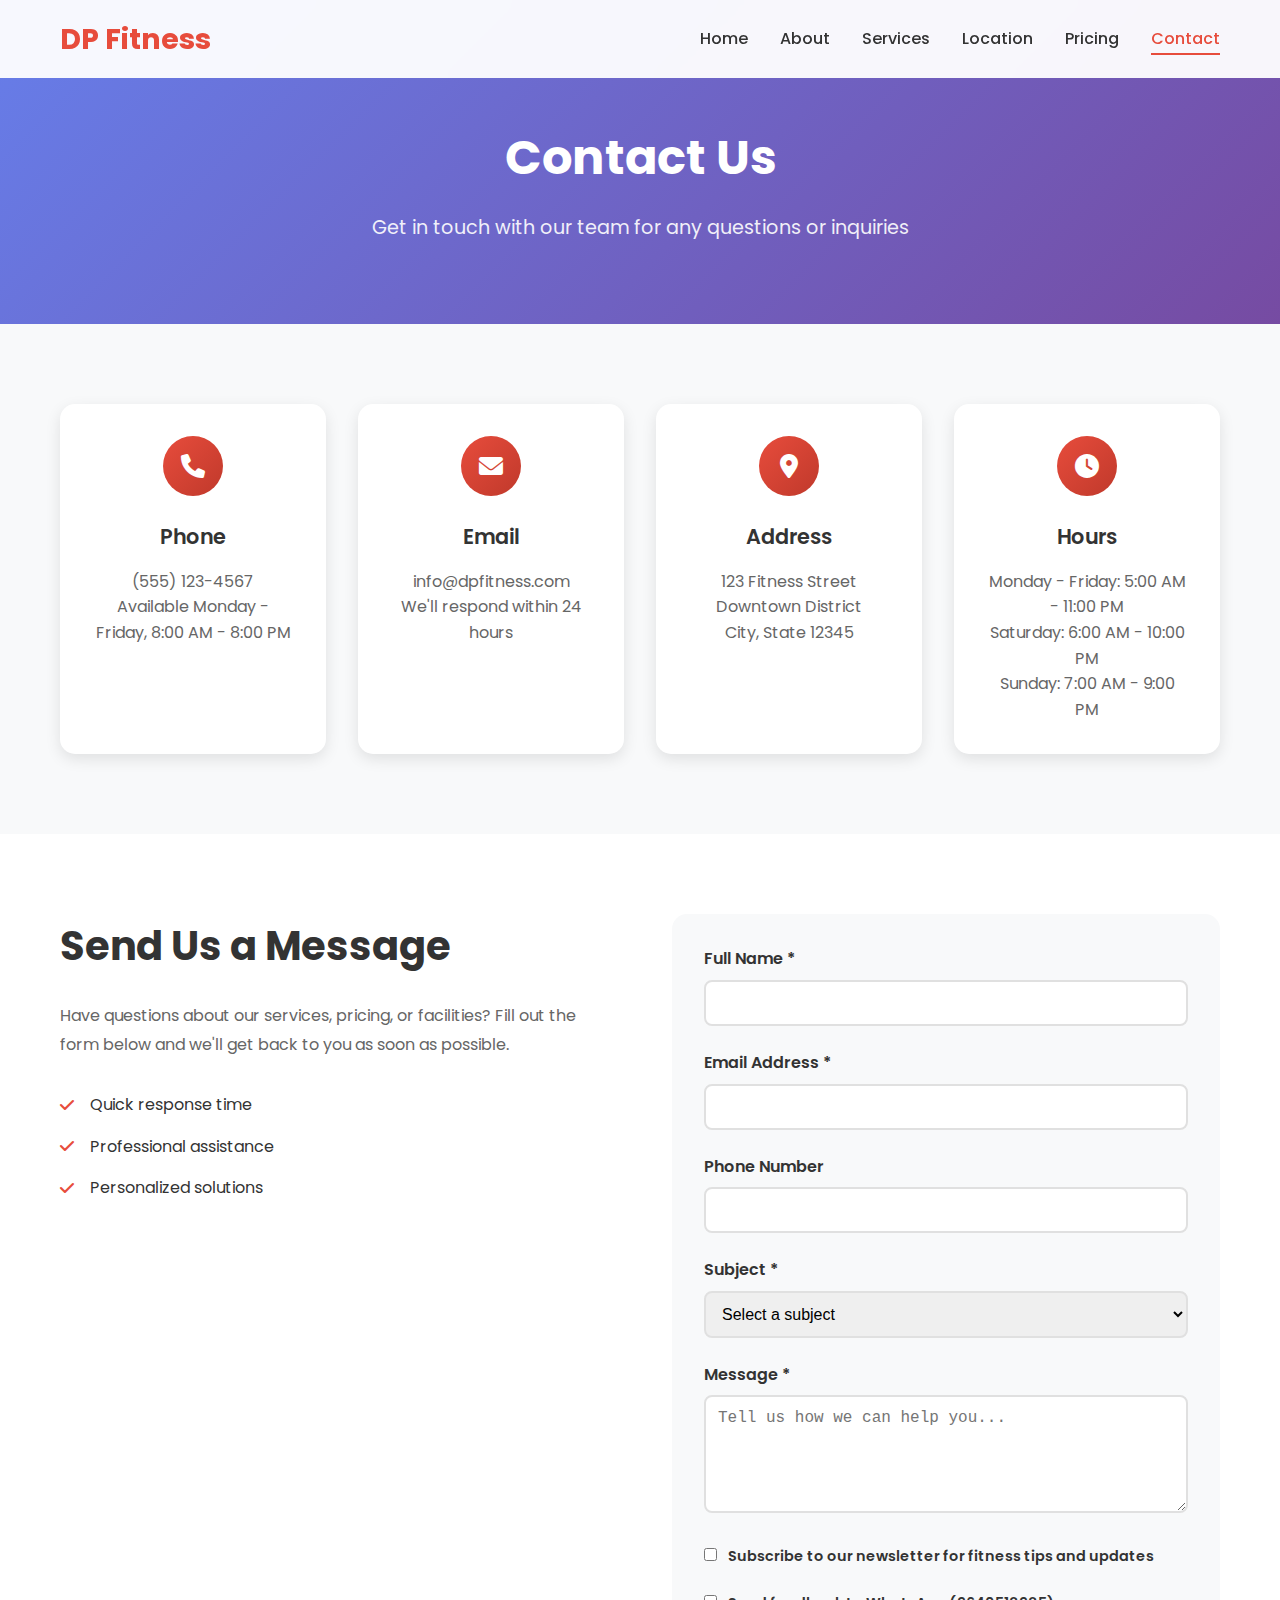
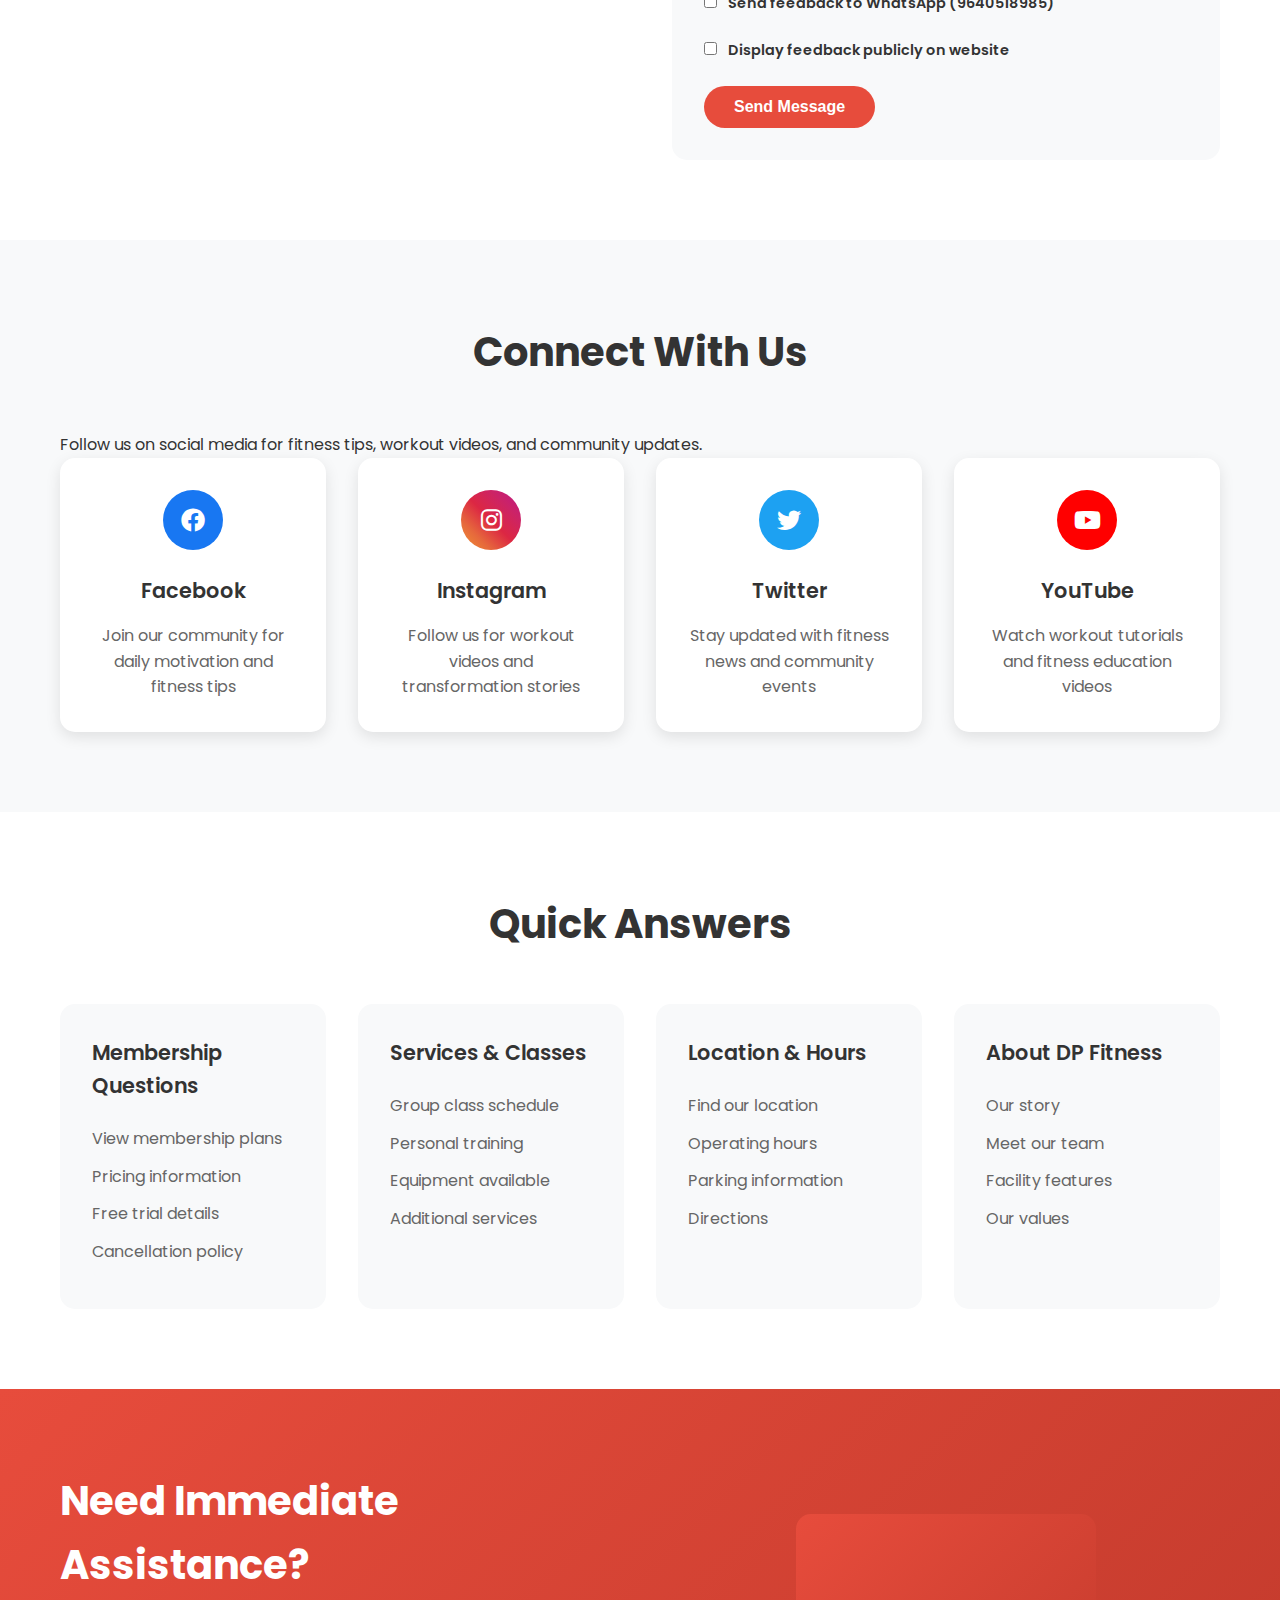
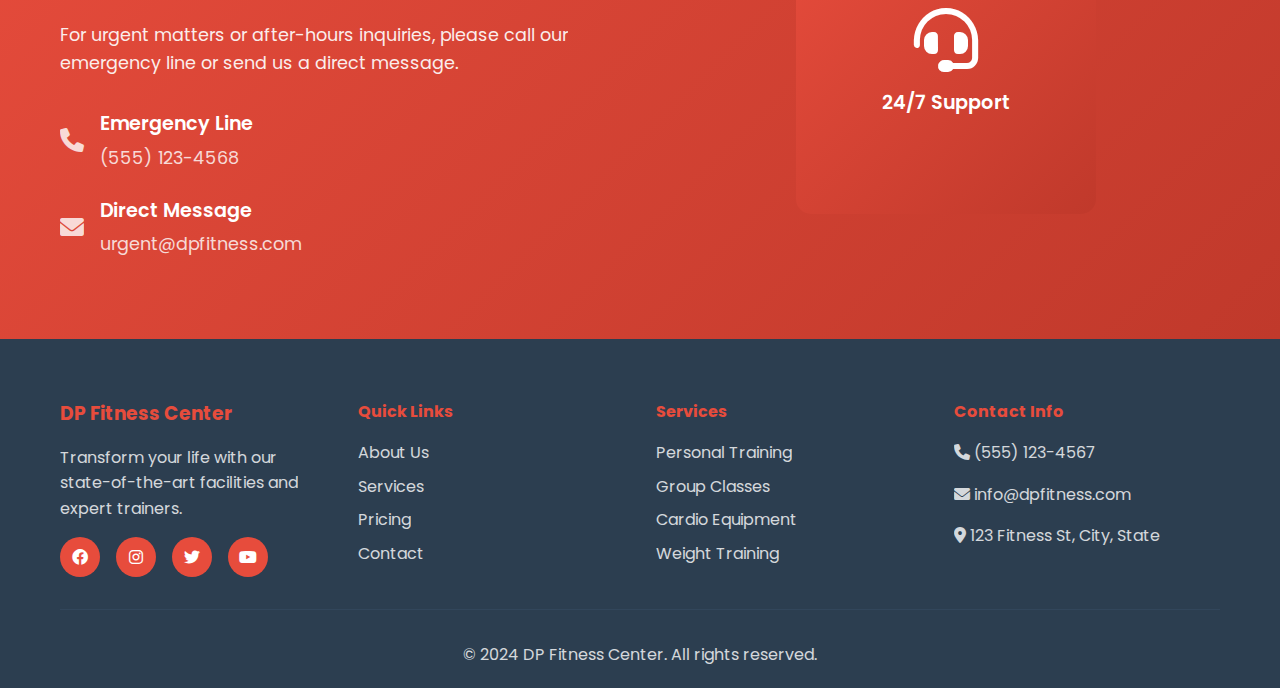
<file: contact.html>
<!DOCTYPE html>
<html lang="en">
<head>
    <meta charset="UTF-8">
    <meta name="viewport" content="width=device-width, initial-scale=1.0, maximum-scale=1.0, user-scalable=no">
    <title>Contact Us - DP Fitness Center</title>
    <link rel="stylesheet" href="styles.css">
    <link href="https://fonts.googleapis.com/css2?family=Poppins:wght@300;400;500;600;700&display=swap" rel="stylesheet">
    <link rel="stylesheet" href="https://cdnjs.cloudflare.com/ajax/libs/font-awesome/6.0.0/css/all.min.css">
</head>
<body>
    <!-- Navigation -->
    <nav class="navbar">
        <div class="nav-container">
            <div class="nav-logo">
                <h2>DP Fitness</h2>
            </div>
            <ul class="nav-menu">
                <li class="nav-item">
                    <a href="index.html" class="nav-link">Home</a>
                </li>
                <li class="nav-item">
                    <a href="about.html" class="nav-link">About</a>
                </li>
                <li class="nav-item">
                    <a href="services.html" class="nav-link">Services</a>
                </li>
                <li class="nav-item">
                    <a href="location.html" class="nav-link">Location</a>
                </li>
                <li class="nav-item">
                    <a href="pricing.html" class="nav-link">Pricing</a>
                </li>
                <li class="nav-item">
                    <a href="contact.html" class="nav-link active">Contact</a>
                </li>
            </ul>
            <div class="hamburger">
                <span class="bar"></span>
                <span class="bar"></span>
                <span class="bar"></span>
            </div>
        </div>
    </nav>

    <!-- Hero Section -->
    <section class="page-hero">
        <div class="container">
            <h1>Contact Us</h1>
            <p>Get in touch with our team for any questions or inquiries</p>
        </div>
    </section>

    <!-- Contact Information -->
    <section class="contact-info">
        <div class="container">
            <div class="contact-grid">
                <div class="contact-card">
                    <div class="contact-icon">
                        <i class="fas fa-phone"></i>
                    </div>
                    <h3>Phone</h3>
                    <p>(555) 123-4567</p>
                    <p>Available Monday - Friday, 8:00 AM - 8:00 PM</p>
                </div>
                <div class="contact-card">
                    <div class="contact-icon">
                        <i class="fas fa-envelope"></i>
                    </div>
                    <h3>Email</h3>
                    <p>info@dpfitness.com</p>
                    <p>We'll respond within 24 hours</p>
                </div>
                <div class="contact-card">
                    <div class="contact-icon">
                        <i class="fas fa-map-marker-alt"></i>
                    </div>
                    <h3>Address</h3>
                    <p>123 Fitness Street<br>Downtown District<br>City, State 12345</p>
                </div>
                <div class="contact-card">
                    <div class="contact-icon">
                        <i class="fas fa-clock"></i>
                    </div>
                    <h3>Hours</h3>
                    <p>Monday - Friday: 5:00 AM - 11:00 PM</p>
                    <p>Saturday: 6:00 AM - 10:00 PM</p>
                    <p>Sunday: 7:00 AM - 9:00 PM</p>
                </div>
            </div>
        </div>
    </section>

    <!-- Contact Form -->
    <section class="contact-form-section">
        <div class="container">
            <div class="form-content">
                <div class="form-info">
                    <h2>Send Us a Message</h2>
                    <p>Have questions about our services, pricing, or facilities? Fill out the form below and we'll get back to you as soon as possible.</p>
                    <div class="form-features">
                        <div class="form-feature">
                            <i class="fas fa-check"></i>
                            <span>Quick response time</span>
                        </div>
                        <div class="form-feature">
                            <i class="fas fa-check"></i>
                            <span>Professional assistance</span>
                        </div>
                        <div class="form-feature">
                            <i class="fas fa-check"></i>
                            <span>Personalized solutions</span>
                        </div>
                    </div>
                </div>
                <div class="contact-form">
                    <form id="contact-form">
                        <div class="form-group">
                            <label for="name">Full Name *</label>
                            <input type="text" id="name" name="name" required>
                        </div>
                        <div class="form-group">
                            <label for="email">Email Address *</label>
                            <input type="email" id="email" name="email" required>
                        </div>
                        <div class="form-group">
                            <label for="phone">Phone Number</label>
                            <input type="tel" id="phone" name="phone">
                        </div>
                        <div class="form-group">
                            <label for="subject">Subject *</label>
                            <select id="subject" name="subject" required>
                                <option value="">Select a subject</option>
                                <option value="membership">Membership Inquiry</option>
                                <option value="personal-training">Personal Training</option>
                                <option value="classes">Group Classes</option>
                                <option value="pricing">Pricing Information</option>
                                <option value="general">General Question</option>
                                <option value="feedback">Feedback</option>
                            </select>
                        </div>
                        <div class="form-group">
                            <label for="message">Message *</label>
                            <textarea id="message" name="message" rows="5" required placeholder="Tell us how we can help you..."></textarea>
                        </div>
                        <div class="form-group">
                            <label class="checkbox-label">
                                <input type="checkbox" name="newsletter" value="yes">
                                <span class="checkmark"></span>
                                Subscribe to our newsletter for fitness tips and updates
                            </label>
                        </div>
                        <div class="form-group">
                            <label class="checkbox-label">
                                <input type="checkbox" name="send_sms" value="yes">
                                <span class="checkmark"></span>
                                Send feedback to WhatsApp (9640518985)
                            </label>
                        </div>
                        <div class="form-group">
                            <label class="checkbox-label">
                                <input type="checkbox" name="public_feedback" value="yes">
                                <span class="checkmark"></span>
                                Display feedback publicly on website
                            </label>
                        </div>
                        <button type="submit" class="btn btn-primary">Send Message</button>
                    </form>
                </div>
            </div>
        </div>
    </section>

    <!-- Social Media -->
    <section class="social-media-section">
        <div class="container">
            <h2 class="section-title">Connect With Us</h2>
            <p>Follow us on social media for fitness tips, workout videos, and community updates.</p>
            <div class="social-grid">
                <a href="#" class="social-card facebook">
                    <div class="social-icon">
                        <i class="fab fa-facebook"></i>
                    </div>
                    <h3>Facebook</h3>
                    <p>Join our community for daily motivation and fitness tips</p>
                </a>
                <a href="#" class="social-card instagram">
                    <div class="social-icon">
                        <i class="fab fa-instagram"></i>
                    </div>
                    <h3>Instagram</h3>
                    <p>Follow us for workout videos and transformation stories</p>
                </a>
                <a href="#" class="social-card twitter">
                    <div class="social-icon">
                        <i class="fab fa-twitter"></i>
                    </div>
                    <h3>Twitter</h3>
                    <p>Stay updated with fitness news and community events</p>
                </a>
                <a href="#" class="social-card youtube">
                    <div class="social-icon">
                        <i class="fab fa-youtube"></i>
                    </div>
                    <h3>YouTube</h3>
                    <p>Watch workout tutorials and fitness education videos</p>
                </a>
            </div>
        </div>
    </section>

    <!-- FAQ Quick Links -->
    <section class="faq-quick-links">
        <div class="container">
            <h2 class="section-title">Quick Answers</h2>
            <div class="faq-links-grid">
                <div class="faq-link-card">
                    <h3>Membership Questions</h3>
                    <ul>
                        <li><a href="pricing.html">View membership plans</a></li>
                        <li><a href="pricing.html">Pricing information</a></li>
                        <li><a href="pricing.html">Free trial details</a></li>
                        <li><a href="pricing.html">Cancellation policy</a></li>
                    </ul>
                </div>
                <div class="faq-link-card">
                    <h3>Services & Classes</h3>
                    <ul>
                        <li><a href="services.html">Group class schedule</a></li>
                        <li><a href="services.html">Personal training</a></li>
                        <li><a href="services.html">Equipment available</a></li>
                        <li><a href="services.html">Additional services</a></li>
                    </ul>
                </div>
                <div class="faq-link-card">
                    <h3>Location & Hours</h3>
                    <ul>
                        <li><a href="location.html">Find our location</a></li>
                        <li><a href="location.html">Operating hours</a></li>
                        <li><a href="location.html">Parking information</a></li>
                        <li><a href="location.html">Directions</a></li>
                    </ul>
                </div>
                <div class="faq-link-card">
                    <h3>About DP Fitness</h3>
                    <ul>
                        <li><a href="about.html">Our story</a></li>
                        <li><a href="about.html">Meet our team</a></li>
                        <li><a href="about.html">Facility features</a></li>
                        <li><a href="about.html">Our values</a></li>
                    </ul>
                </div>
            </div>
        </div>
    </section>

    <!-- Emergency Contact -->
    <section class="emergency-contact">
        <div class="container">
            <div class="emergency-content">
                <div class="emergency-info">
                    <h2>Need Immediate Assistance?</h2>
                    <p>For urgent matters or after-hours inquiries, please call our emergency line or send us a direct message.</p>
                    <div class="emergency-contact-info">
                        <div class="emergency-item">
                            <i class="fas fa-phone"></i>
                            <div>
                                <h4>Emergency Line</h4>
                                <p>(555) 123-4568</p>
                            </div>
                        </div>
                        <div class="emergency-item">
                            <i class="fas fa-envelope"></i>
                            <div>
                                <h4>Direct Message</h4>
                                <p>urgent@dpfitness.com</p>
                            </div>
                        </div>
                    </div>
                </div>
                <div class="emergency-image">
                    <div class="image-placeholder">
                        <i class="fas fa-headset"></i>
                        <p>24/7 Support</p>
                    </div>
                </div>
            </div>
        </div>
    </section>

    <!-- Footer -->
    <footer class="footer">
        <div class="container">
            <div class="footer-content">
                <div class="footer-section">
                    <h3>DP Fitness Center</h3>
                    <p>Transform your life with our state-of-the-art facilities and expert trainers.</p>
                    <div class="social-links">
                        <a href="#"><i class="fab fa-facebook"></i></a>
                        <a href="#"><i class="fab fa-instagram"></i></a>
                        <a href="#"><i class="fab fa-twitter"></i></a>
                        <a href="#"><i class="fab fa-youtube"></i></a>
                    </div>
                </div>
                <div class="footer-section">
                    <h4>Quick Links</h4>
                    <ul>
                        <li><a href="about.html">About Us</a></li>
                        <li><a href="services.html">Services</a></li>
                        <li><a href="pricing.html">Pricing</a></li>
                        <li><a href="contact.html">Contact</a></li>
                    </ul>
                </div>
                <div class="footer-section">
                    <h4>Services</h4>
                    <ul>
                        <li><a href="services.html">Personal Training</a></li>
                        <li><a href="services.html">Group Classes</a></li>
                        <li><a href="services.html">Cardio Equipment</a></li>
                        <li><a href="services.html">Weight Training</a></li>
                    </ul>
                </div>
                <div class="footer-section">
                    <h4>Contact Info</h4>
                    <p><i class="fas fa-phone"></i> (555) 123-4567</p>
                    <p><i class="fas fa-envelope"></i> info@dpfitness.com</p>
                    <p><i class="fas fa-map-marker-alt"></i> 123 Fitness St, City, State</p>
                </div>
            </div>
            <div class="footer-bottom">
                <p>&copy; 2024 DP Fitness Center. All rights reserved.</p>
            </div>
        </div>
    </footer>

    <script src="script.js"></script>
</body>
</html>
</file>
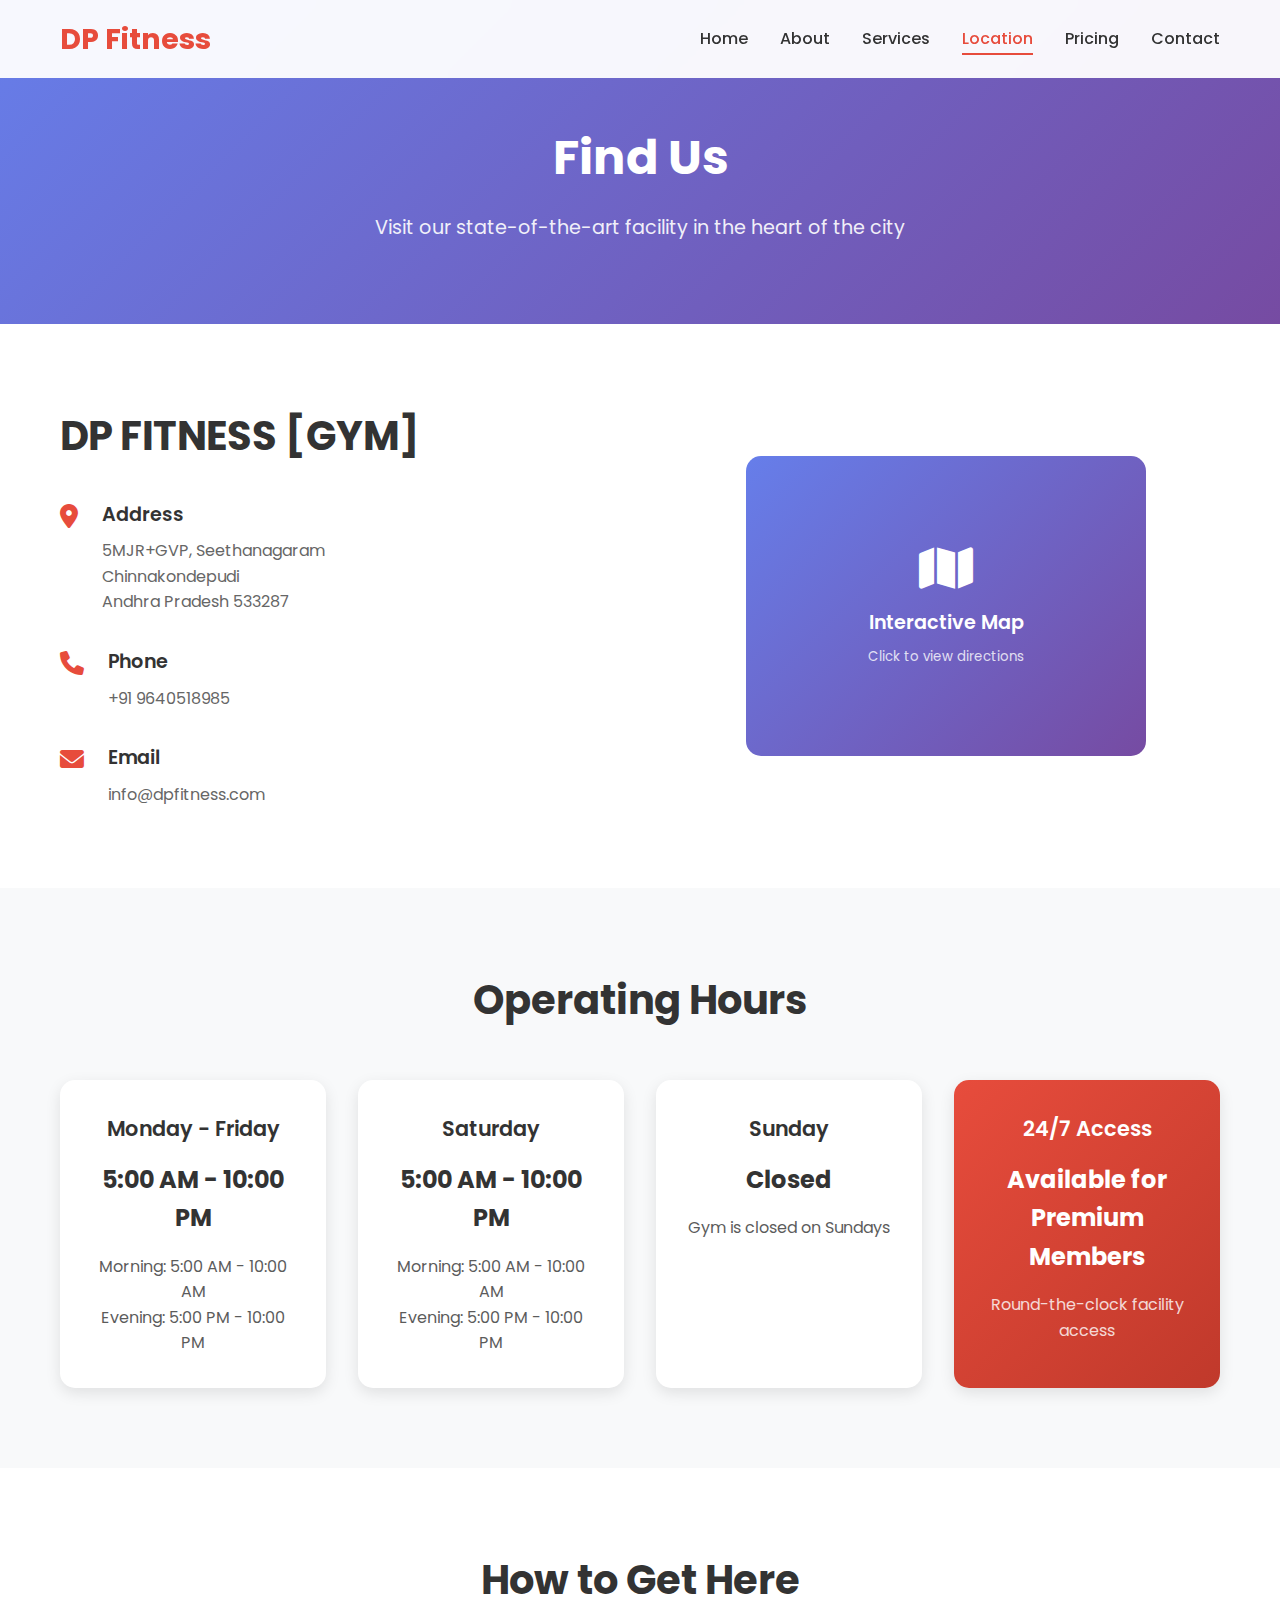
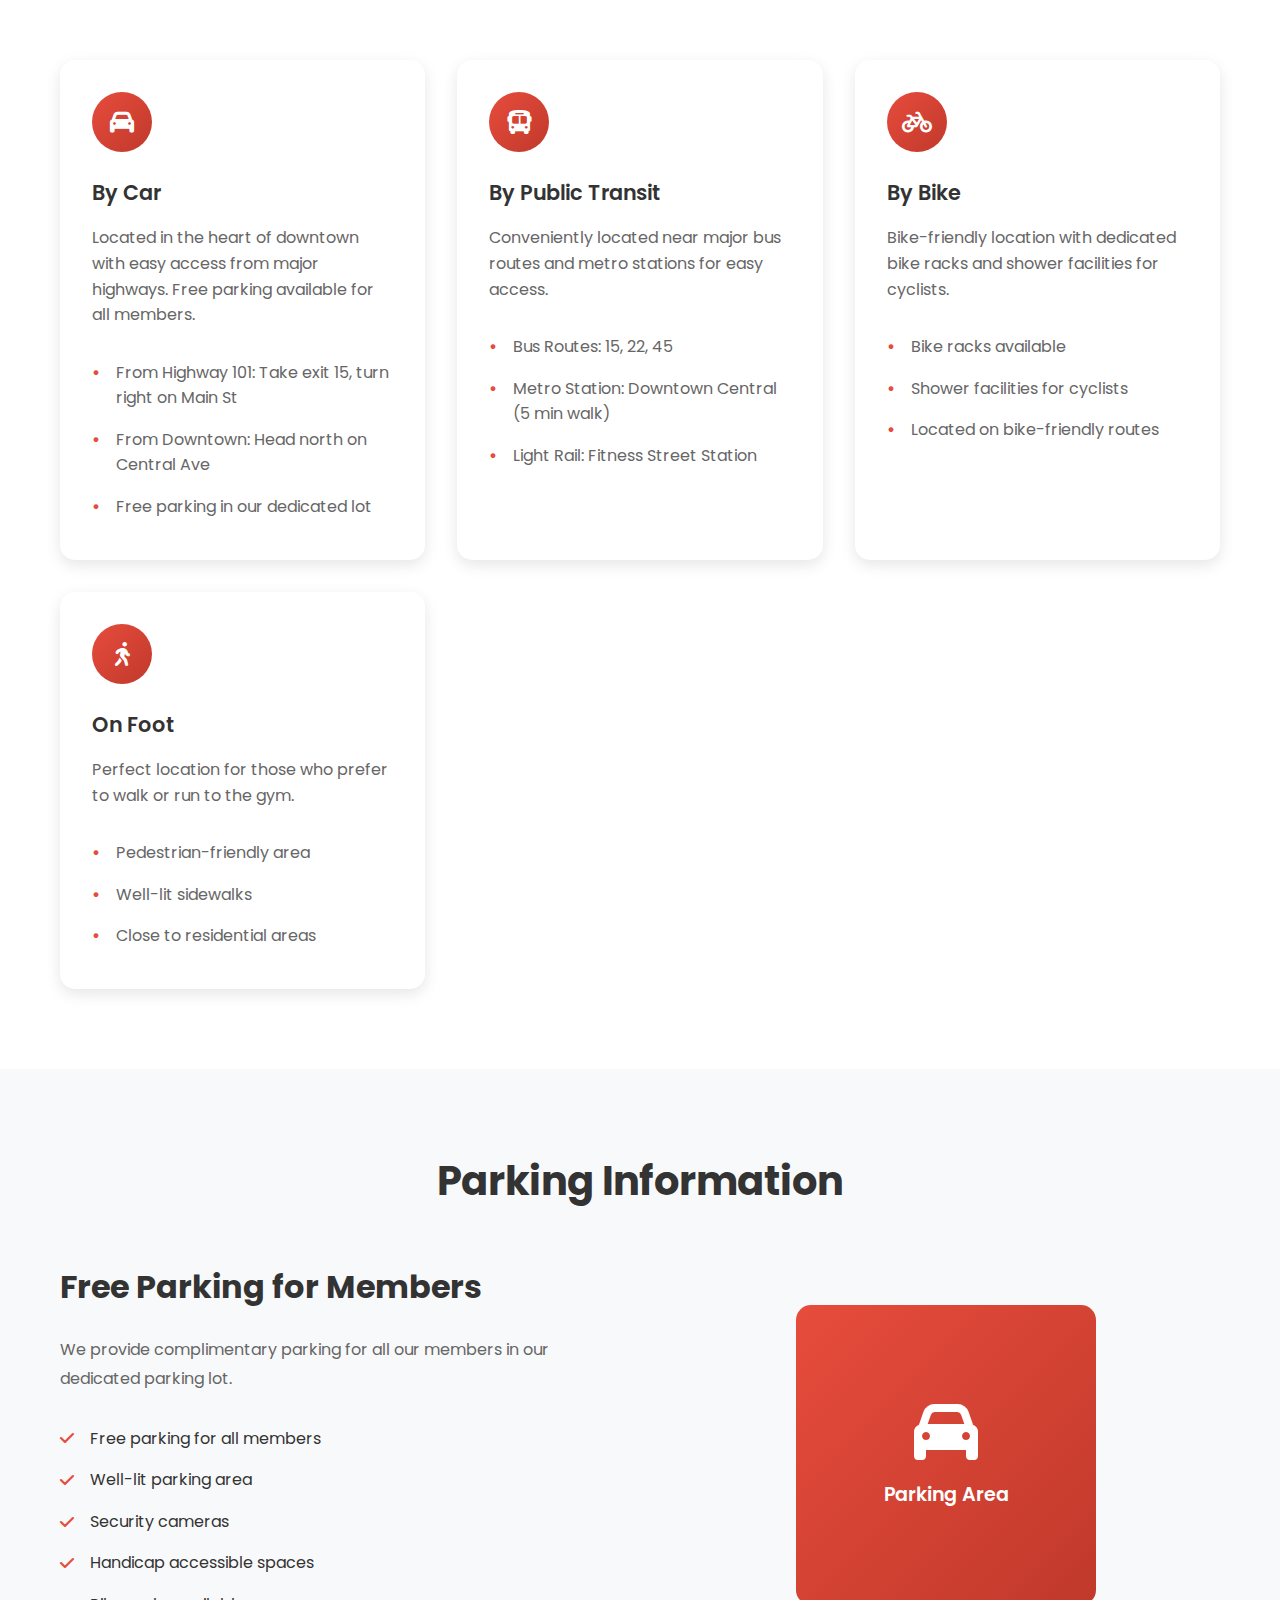
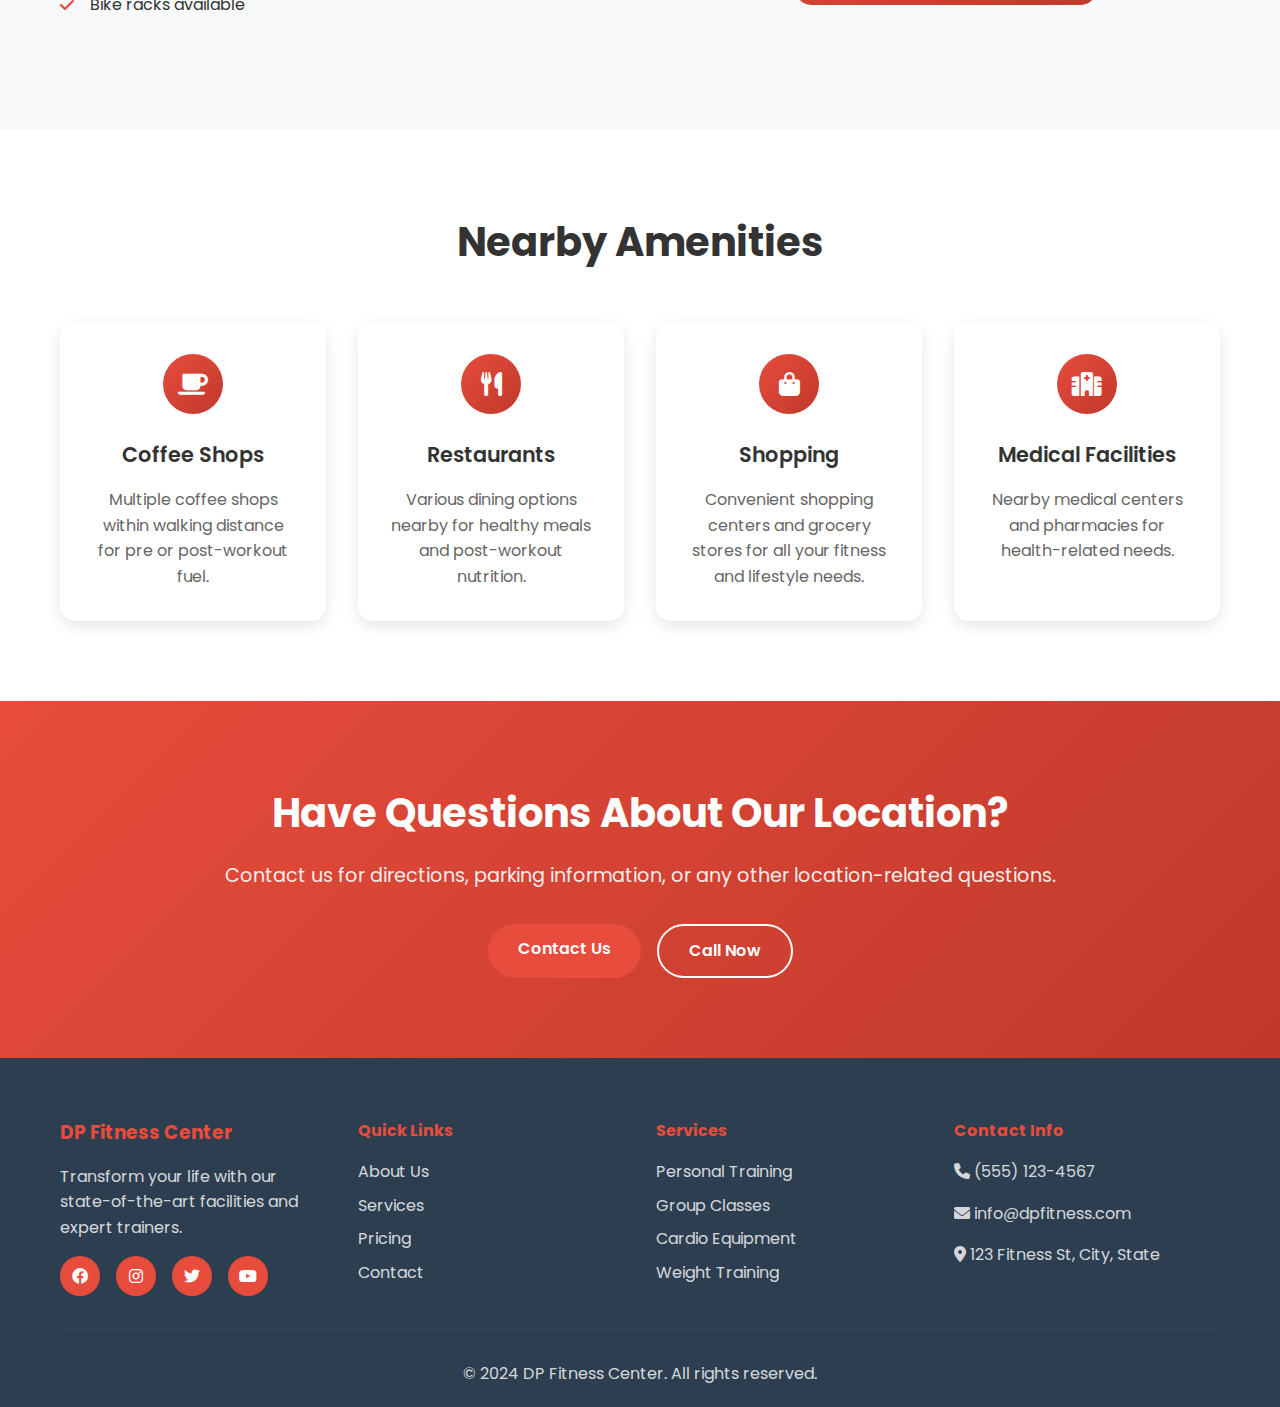
<file: location.html>
<!DOCTYPE html>
<html lang="en">
<head>
    <meta charset="UTF-8">
    <meta name="viewport" content="width=device-width, initial-scale=1.0, maximum-scale=1.0, user-scalable=no">
    <title>Location - DP Fitness Center</title>
    <link rel="stylesheet" href="styles.css">
    <link href="https://fonts.googleapis.com/css2?family=Poppins:wght@300;400;500;600;700&display=swap" rel="stylesheet">
    <link rel="stylesheet" href="https://cdnjs.cloudflare.com/ajax/libs/font-awesome/6.0.0/css/all.min.css">
</head>
<body>
    <!-- Navigation -->
    <nav class="navbar">
        <div class="nav-container">
            <div class="nav-logo">
                <h2>DP Fitness</h2>
            </div>
            <ul class="nav-menu">
                <li class="nav-item">
                    <a href="index.html" class="nav-link">Home</a>
                </li>
                <li class="nav-item">
                    <a href="about.html" class="nav-link">About</a>
                </li>
                <li class="nav-item">
                    <a href="services.html" class="nav-link">Services</a>
                </li>
                <li class="nav-item">
                    <a href="location.html" class="nav-link active">Location</a>
                </li>
                <li class="nav-item">
                    <a href="pricing.html" class="nav-link">Pricing</a>
                </li>
                <li class="nav-item">
                    <a href="contact.html" class="nav-link">Contact</a>
                </li>
            </ul>
            <div class="hamburger">
                <span class="bar"></span>
                <span class="bar"></span>
                <span class="bar"></span>
            </div>
        </div>
    </nav>

    <!-- Hero Section -->
    <section class="page-hero">
        <div class="container">
            <h1>Find Us</h1>
            <p>Visit our state-of-the-art facility in the heart of the city</p>
        </div>
    </section>

    <!-- Location Info -->
    <section class="location-info">
        <div class="container">
            <div class="location-content">
                <div class="location-details">
                    <h2>DP FITNESS [GYM]</h2>
                    <div class="address-info">
                        <div class="address-item">
                            <i class="fas fa-map-marker-alt"></i>
                            <div>
                                <h4>Address</h4>
                                <p>5MJR+GVP, Seethanagaram<br>Chinnakondepudi<br>Andhra Pradesh 533287</p>
                            </div>
                        </div>
                        <div class="address-item">
                            <i class="fas fa-phone"></i>
                            <div>
                                <h4>Phone</h4>
                                <p>+91 9640518985</p>
                            </div>
                        </div>
                        <div class="address-item">
                            <i class="fas fa-envelope"></i>
                            <div>
                                <h4>Email</h4>
                                <p>info@dpfitness.com</p>
                            </div>
                        </div>
                    </div>
                </div>
                <div class="location-map">
                    <div class="map-placeholder">
                        <i class="fas fa-map"></i>
                        <p>Interactive Map</p>
                        <small>Click to view directions</small>
                    </div>
                </div>
            </div>
        </div>
    </section>

    <!-- Hours -->
    <section class="hours-section">
        <div class="container">
            <h2 class="section-title">Operating Hours</h2>
            <div class="hours-grid">
                <div class="hours-card">
                    <h3>Monday - Friday</h3>
                    <div class="hours-time">
                        <span>5:00 AM - 10:00 PM</span>
                    </div>
                    <p>Morning: 5:00 AM - 10:00 AM<br>Evening: 5:00 PM - 10:00 PM</p>
                </div>
                <div class="hours-card">
                    <h3>Saturday</h3>
                    <div class="hours-time">
                        <span>5:00 AM - 10:00 PM</span>
                    </div>
                    <p>Morning: 5:00 AM - 10:00 AM<br>Evening: 5:00 PM - 10:00 PM</p>
                </div>
                <div class="hours-card">
                    <h3>Sunday</h3>
                    <div class="hours-time">
                        <span>Closed</span>
                    </div>
                    <p>Gym is closed on Sundays</p>
                </div>
                <div class="hours-card special">
                    <h3>24/7 Access</h3>
                    <div class="hours-time">
                        <span>Available for Premium Members</span>
                    </div>
                    <p>Round-the-clock facility access</p>
                </div>
            </div>
        </div>
    </section>

    <!-- Directions -->
    <section class="directions-section">
        <div class="container">
            <h2 class="section-title">How to Get Here</h2>
            <div class="directions-grid">
                <div class="direction-card">
                    <div class="direction-icon">
                        <i class="fas fa-car"></i>
                    </div>
                    <h3>By Car</h3>
                    <p>Located in the heart of downtown with easy access from major highways. Free parking available for all members.</p>
                    <ul>
                        <li>From Highway 101: Take exit 15, turn right on Main St</li>
                        <li>From Downtown: Head north on Central Ave</li>
                        <li>Free parking in our dedicated lot</li>
                    </ul>
                </div>
                <div class="direction-card">
                    <div class="direction-icon">
                        <i class="fas fa-bus"></i>
                    </div>
                    <h3>By Public Transit</h3>
                    <p>Conveniently located near major bus routes and metro stations for easy access.</p>
                    <ul>
                        <li>Bus Routes: 15, 22, 45</li>
                        <li>Metro Station: Downtown Central (5 min walk)</li>
                        <li>Light Rail: Fitness Street Station</li>
                    </ul>
                </div>
                <div class="direction-card">
                    <div class="direction-icon">
                        <i class="fas fa-bicycle"></i>
                    </div>
                    <h3>By Bike</h3>
                    <p>Bike-friendly location with dedicated bike racks and shower facilities for cyclists.</p>
                    <ul>
                        <li>Bike racks available</li>
                        <li>Shower facilities for cyclists</li>
                        <li>Located on bike-friendly routes</li>
                    </ul>
                </div>
                <div class="direction-card">
                    <div class="direction-icon">
                        <i class="fas fa-walking"></i>
                    </div>
                    <h3>On Foot</h3>
                    <p>Perfect location for those who prefer to walk or run to the gym.</p>
                    <ul>
                        <li>Pedestrian-friendly area</li>
                        <li>Well-lit sidewalks</li>
                        <li>Close to residential areas</li>
                    </ul>
                </div>
            </div>
        </div>
    </section>

    <!-- Parking -->
    <section class="parking-section">
        <div class="container">
            <h2 class="section-title">Parking Information</h2>
            <div class="parking-content">
                <div class="parking-info">
                    <h3>Free Parking for Members</h3>
                    <p>We provide complimentary parking for all our members in our dedicated parking lot.</p>
                    <div class="parking-features">
                        <div class="parking-feature">
                            <i class="fas fa-check"></i>
                            <span>Free parking for all members</span>
                        </div>
                        <div class="parking-feature">
                            <i class="fas fa-check"></i>
                            <span>Well-lit parking area</span>
                        </div>
                        <div class="parking-feature">
                            <i class="fas fa-check"></i>
                            <span>Security cameras</span>
                        </div>
                        <div class="parking-feature">
                            <i class="fas fa-check"></i>
                            <span>Handicap accessible spaces</span>
                        </div>
                        <div class="parking-feature">
                            <i class="fas fa-check"></i>
                            <span>Bike racks available</span>
                        </div>
                    </div>
                </div>
                <div class="parking-image">
                    <div class="image-placeholder">
                        <i class="fas fa-car"></i>
                        <p>Parking Area</p>
                    </div>
                </div>
            </div>
        </div>
    </section>

    <!-- Nearby Amenities -->
    <section class="amenities-section">
        <div class="container">
            <h2 class="section-title">Nearby Amenities</h2>
            <div class="amenities-grid">
                <div class="amenity-card">
                    <div class="amenity-icon">
                        <i class="fas fa-coffee"></i>
                    </div>
                    <h3>Coffee Shops</h3>
                    <p>Multiple coffee shops within walking distance for pre or post-workout fuel.</p>
                </div>
                <div class="amenity-card">
                    <div class="amenity-icon">
                        <i class="fas fa-utensils"></i>
                    </div>
                    <h3>Restaurants</h3>
                    <p>Various dining options nearby for healthy meals and post-workout nutrition.</p>
                </div>
                <div class="amenity-card">
                    <div class="amenity-icon">
                        <i class="fas fa-shopping-bag"></i>
                    </div>
                    <h3>Shopping</h3>
                    <p>Convenient shopping centers and grocery stores for all your fitness and lifestyle needs.</p>
                </div>
                <div class="amenity-card">
                    <div class="amenity-icon">
                        <i class="fas fa-hospital"></i>
                    </div>
                    <h3>Medical Facilities</h3>
                    <p>Nearby medical centers and pharmacies for health-related needs.</p>
                </div>
            </div>
        </div>
    </section>

    <!-- Contact CTA -->
    <section class="contact-cta">
        <div class="container">
            <h2>Have Questions About Our Location?</h2>
            <p>Contact us for directions, parking information, or any other location-related questions.</p>
            <div class="cta-buttons">
                <a href="contact.html" class="btn btn-primary">Contact Us</a>
                <a href="tel:+15551234567" class="btn btn-secondary">Call Now</a>
            </div>
        </div>
    </section>

    <!-- Footer -->
    <footer class="footer">
        <div class="container">
            <div class="footer-content">
                <div class="footer-section">
                    <h3>DP Fitness Center</h3>
                    <p>Transform your life with our state-of-the-art facilities and expert trainers.</p>
                    <div class="social-links">
                        <a href="#"><i class="fab fa-facebook"></i></a>
                        <a href="#"><i class="fab fa-instagram"></i></a>
                        <a href="#"><i class="fab fa-twitter"></i></a>
                        <a href="#"><i class="fab fa-youtube"></i></a>
                    </div>
                </div>
                <div class="footer-section">
                    <h4>Quick Links</h4>
                    <ul>
                        <li><a href="about.html">About Us</a></li>
                        <li><a href="services.html">Services</a></li>
                        <li><a href="pricing.html">Pricing</a></li>
                        <li><a href="contact.html">Contact</a></li>
                    </ul>
                </div>
                <div class="footer-section">
                    <h4>Services</h4>
                    <ul>
                        <li><a href="services.html">Personal Training</a></li>
                        <li><a href="services.html">Group Classes</a></li>
                        <li><a href="services.html">Cardio Equipment</a></li>
                        <li><a href="services.html">Weight Training</a></li>
                    </ul>
                </div>
                <div class="footer-section">
                    <h4>Contact Info</h4>
                    <p><i class="fas fa-phone"></i> (555) 123-4567</p>
                    <p><i class="fas fa-envelope"></i> info@dpfitness.com</p>
                    <p><i class="fas fa-map-marker-alt"></i> 123 Fitness St, City, State</p>
                </div>
            </div>
            <div class="footer-bottom">
                <p>&copy; 2024 DP Fitness Center. All rights reserved.</p>
            </div>
        </div>
    </footer>

    <script src="script.js"></script>
</body>
</html>
</file>
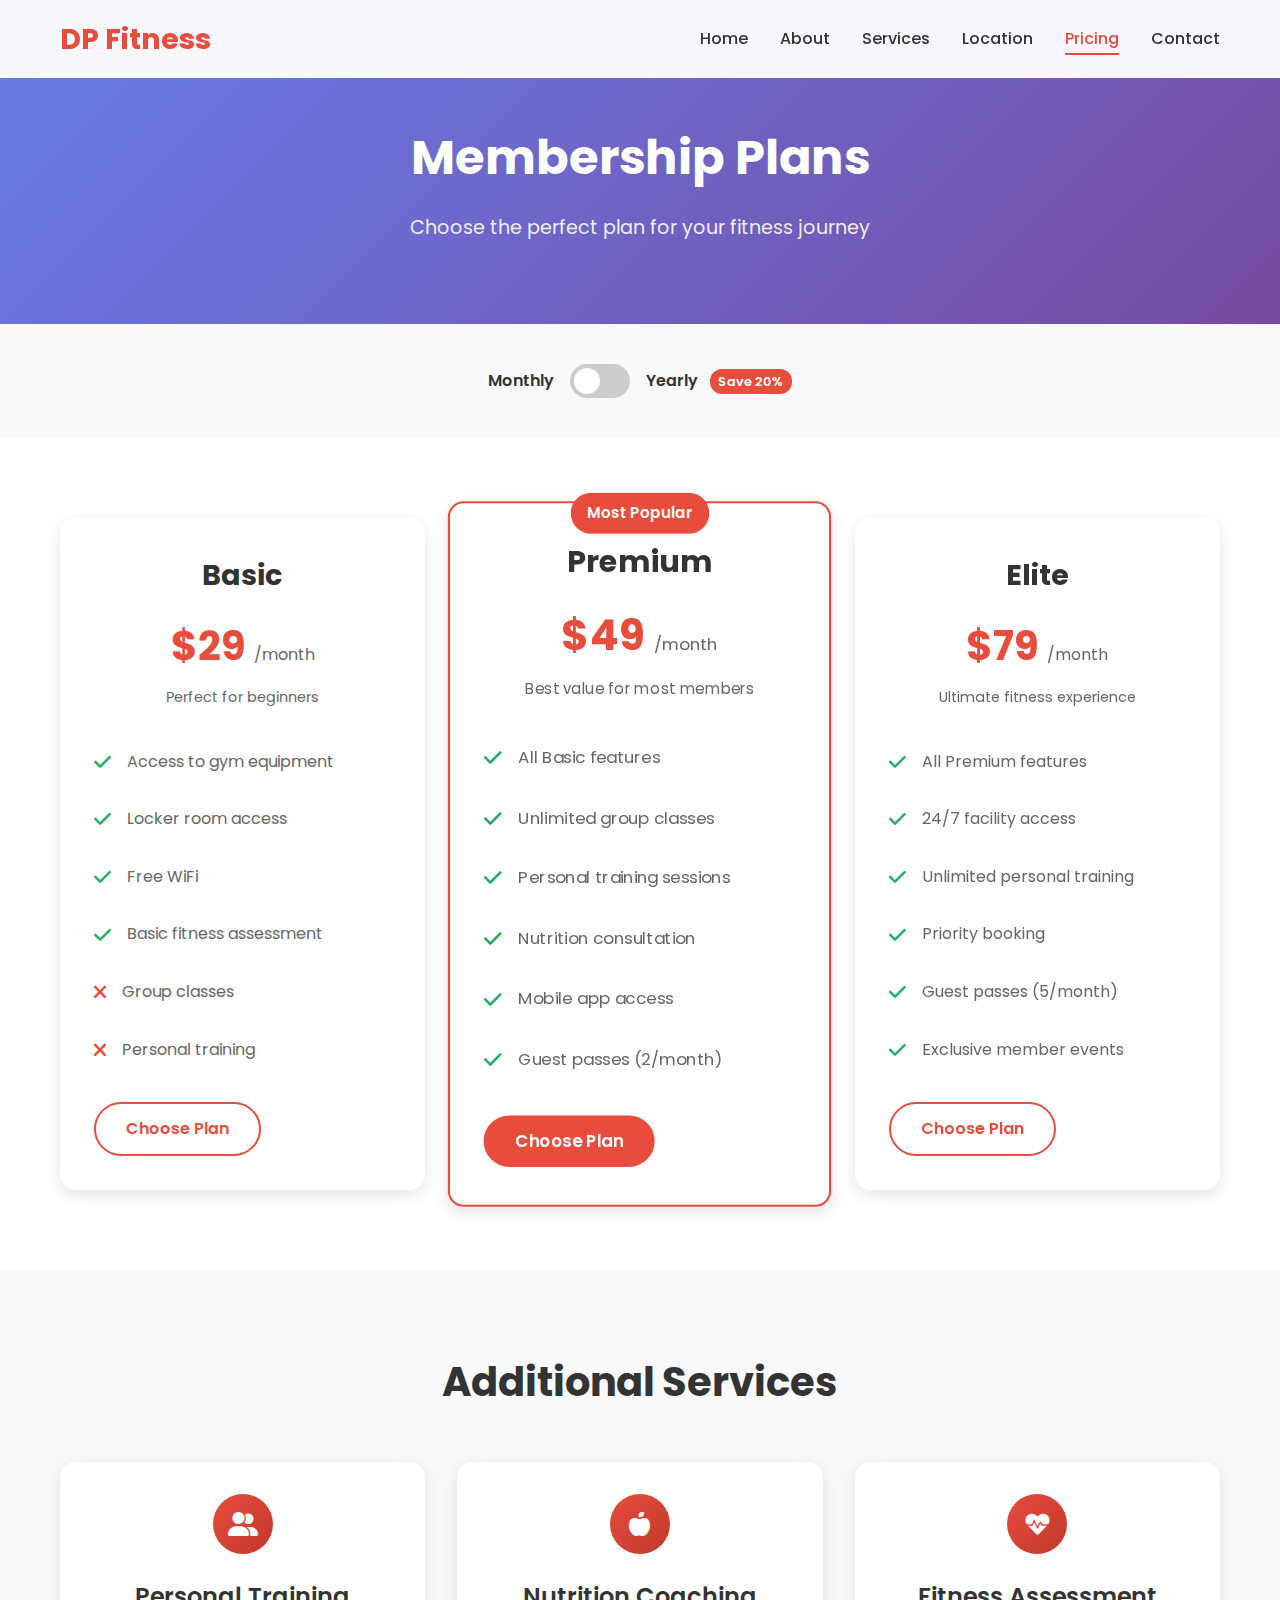
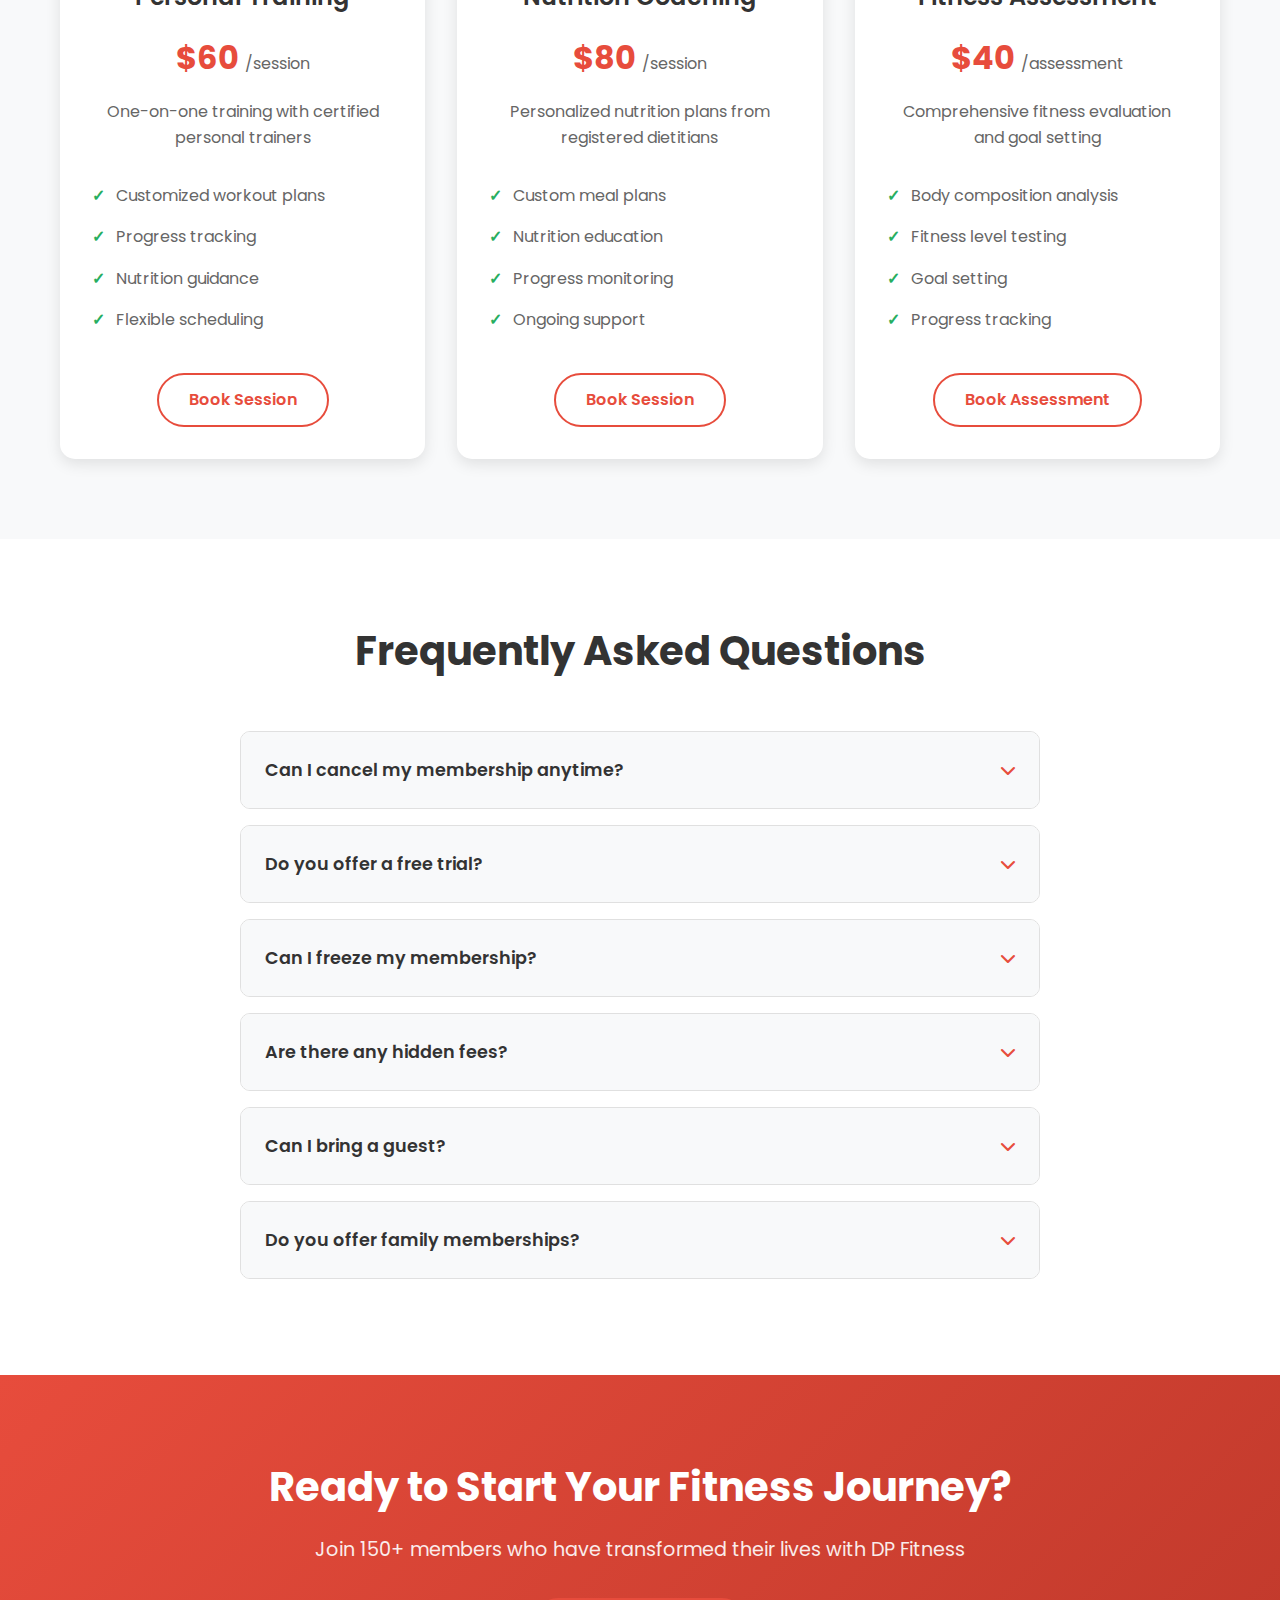
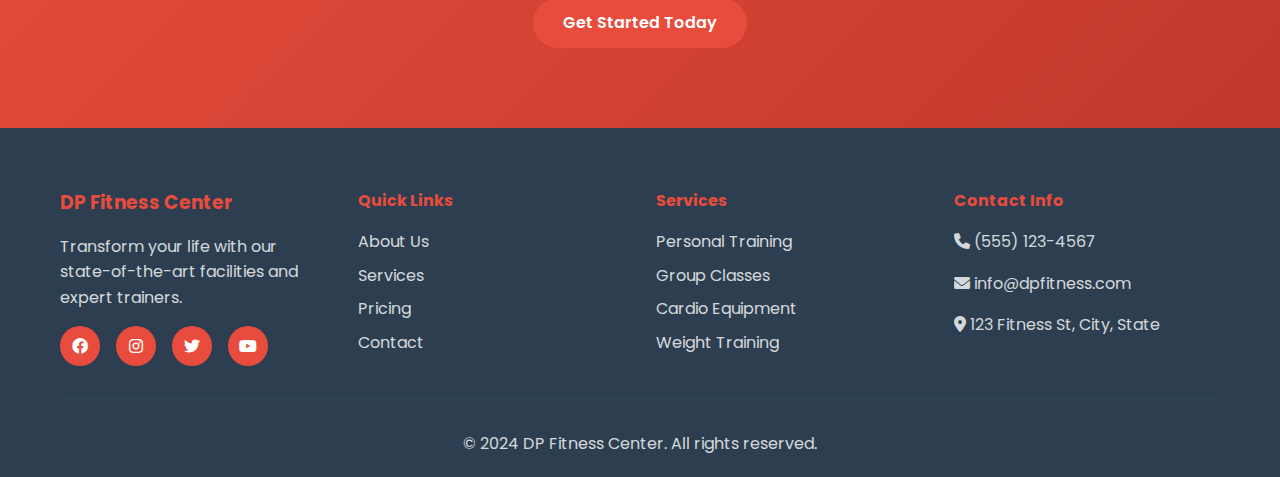
<file: pricing.html>
<!DOCTYPE html>
<html lang="en">
<head>
    <meta charset="UTF-8">
    <meta name="viewport" content="width=device-width, initial-scale=1.0, maximum-scale=1.0, user-scalable=no">
    <title>Pricing - DP Fitness Center</title>
    <link rel="stylesheet" href="styles.css">
    <link href="https://fonts.googleapis.com/css2?family=Poppins:wght@300;400;500;600;700&display=swap" rel="stylesheet">
    <link rel="stylesheet" href="https://cdnjs.cloudflare.com/ajax/libs/font-awesome/6.0.0/css/all.min.css">
</head>
<body>
    <!-- Navigation -->
    <nav class="navbar">
        <div class="nav-container">
            <div class="nav-logo">
                <h2>DP Fitness</h2>
            </div>
            <ul class="nav-menu">
                <li class="nav-item">
                    <a href="index.html" class="nav-link">Home</a>
                </li>
                <li class="nav-item">
                    <a href="about.html" class="nav-link">About</a>
                </li>
                <li class="nav-item">
                    <a href="services.html" class="nav-link">Services</a>
                </li>
                <li class="nav-item">
                    <a href="location.html" class="nav-link">Location</a>
                </li>
                <li class="nav-item">
                    <a href="pricing.html" class="nav-link active">Pricing</a>
                </li>
                <li class="nav-item">
                    <a href="contact.html" class="nav-link">Contact</a>
                </li>
            </ul>
            <div class="hamburger">
                <span class="bar"></span>
                <span class="bar"></span>
                <span class="bar"></span>
            </div>
        </div>
    </nav>

    <!-- Hero Section -->
    <section class="page-hero">
        <div class="container">
            <h1>Membership Plans</h1>
            <p>Choose the perfect plan for your fitness journey</p>
        </div>
    </section>

    <!-- Pricing Toggle -->
    <section class="pricing-toggle-section">
        <div class="container">
            <div class="pricing-toggle">
                <span>Monthly</span>
                <label class="switch">
                    <input type="checkbox" class="pricing-toggle-input">
                    <span class="slider"></span>
                </label>
                <span>Yearly <span class="save-badge">Save 20%</span></span>
            </div>
        </div>
    </section>

    <!-- Pricing Plans -->
    <section class="pricing-plans">
        <div class="container">
            <div class="plans-grid">
                <div class="plan-card">
                    <div class="plan-header">
                        <h3>Basic</h3>
                        <div class="plan-price">
                            <span class="monthly-price">$29</span>
                            <span class="yearly-price" style="display: none;">$23</span>
                            <span class="period">/month</span>
                        </div>
                        <p>Perfect for beginners</p>
                    </div>
                    <div class="plan-features">
                        <div class="feature">
                            <i class="fas fa-check"></i>
                            <span>Access to gym equipment</span>
                        </div>
                        <div class="feature">
                            <i class="fas fa-check"></i>
                            <span>Locker room access</span>
                        </div>
                        <div class="feature">
                            <i class="fas fa-check"></i>
                            <span>Free WiFi</span>
                        </div>
                        <div class="feature">
                            <i class="fas fa-check"></i>
                            <span>Basic fitness assessment</span>
                        </div>
                        <div class="feature">
                            <i class="fas fa-times"></i>
                            <span>Group classes</span>
                        </div>
                        <div class="feature">
                            <i class="fas fa-times"></i>
                            <span>Personal training</span>
                        </div>
                    </div>
                    <a href="contact.html" class="btn btn-outline">Choose Plan</a>
                </div>

                <div class="plan-card featured">
                    <div class="plan-badge">Most Popular</div>
                    <div class="plan-header">
                        <h3>Premium</h3>
                        <div class="plan-price">
                            <span class="monthly-price">$49</span>
                            <span class="yearly-price" style="display: none;">$39</span>
                            <span class="period">/month</span>
                        </div>
                        <p>Best value for most members</p>
                    </div>
                    <div class="plan-features">
                        <div class="feature">
                            <i class="fas fa-check"></i>
                            <span>All Basic features</span>
                        </div>
                        <div class="feature">
                            <i class="fas fa-check"></i>
                            <span>Unlimited group classes</span>
                        </div>
                        <div class="feature">
                            <i class="fas fa-check"></i>
                            <span>Personal training sessions</span>
                        </div>
                        <div class="feature">
                            <i class="fas fa-check"></i>
                            <span>Nutrition consultation</span>
                        </div>
                        <div class="feature">
                            <i class="fas fa-check"></i>
                            <span>Mobile app access</span>
                        </div>
                        <div class="feature">
                            <i class="fas fa-check"></i>
                            <span>Guest passes (2/month)</span>
                        </div>
                    </div>
                    <a href="contact.html" class="btn btn-primary">Choose Plan</a>
                </div>

                <div class="plan-card">
                    <div class="plan-header">
                        <h3>Elite</h3>
                        <div class="plan-price">
                            <span class="monthly-price">$79</span>
                            <span class="yearly-price" style="display: none;">$63</span>
                            <span class="period">/month</span>
                        </div>
                        <p>Ultimate fitness experience</p>
                    </div>
                    <div class="plan-features">
                        <div class="feature">
                            <i class="fas fa-check"></i>
                            <span>All Premium features</span>
                        </div>
                        <div class="feature">
                            <i class="fas fa-check"></i>
                            <span>24/7 facility access</span>
                        </div>
                        <div class="feature">
                            <i class="fas fa-check"></i>
                            <span>Unlimited personal training</span>
                        </div>
                        <div class="feature">
                            <i class="fas fa-check"></i>
                            <span>Priority booking</span>
                        </div>
                        <div class="feature">
                            <i class="fas fa-check"></i>
                            <span>Guest passes (5/month)</span>
                        </div>
                        <div class="feature">
                            <i class="fas fa-check"></i>
                            <span>Exclusive member events</span>
                        </div>
                    </div>
                    <a href="contact.html" class="btn btn-outline">Choose Plan</a>
                </div>
            </div>
        </div>
    </section>

    <!-- Additional Services -->
    <section class="additional-services-pricing">
        <div class="container">
            <h2 class="section-title">Additional Services</h2>
            <div class="services-grid">
                <div class="service-pricing-card">
                    <div class="service-icon">
                        <i class="fas fa-user-friends"></i>
                    </div>
                    <h3>Personal Training</h3>
                    <div class="service-price">
                        <span>$60</span>
                        <span>/session</span>
                    </div>
                    <p>One-on-one training with certified personal trainers</p>
                    <ul>
                        <li>Customized workout plans</li>
                        <li>Progress tracking</li>
                        <li>Nutrition guidance</li>
                        <li>Flexible scheduling</li>
                    </ul>
                    <a href="contact.html" class="btn btn-outline">Book Session</a>
                </div>

                <div class="service-pricing-card">
                    <div class="service-icon">
                        <i class="fas fa-apple-alt"></i>
                    </div>
                    <h3>Nutrition Coaching</h3>
                    <div class="service-price">
                        <span>$80</span>
                        <span>/session</span>
                    </div>
                    <p>Personalized nutrition plans from registered dietitians</p>
                    <ul>
                        <li>Custom meal plans</li>
                        <li>Nutrition education</li>
                        <li>Progress monitoring</li>
                        <li>Ongoing support</li>
                    </ul>
                    <a href="contact.html" class="btn btn-outline">Book Session</a>
                </div>

                <div class="service-pricing-card">
                    <div class="service-icon">
                        <i class="fas fa-heartbeat"></i>
                    </div>
                    <h3>Fitness Assessment</h3>
                    <div class="service-price">
                        <span>$40</span>
                        <span>/assessment</span>
                    </div>
                    <p>Comprehensive fitness evaluation and goal setting</p>
                    <ul>
                        <li>Body composition analysis</li>
                        <li>Fitness level testing</li>
                        <li>Goal setting</li>
                        <li>Progress tracking</li>
                    </ul>
                    <a href="contact.html" class="btn btn-outline">Book Assessment</a>
                </div>
            </div>
        </div>
    </section>

    <!-- FAQ Section -->
    <section class="faq-section">
        <div class="container">
            <h2 class="section-title">Frequently Asked Questions</h2>
            <div class="faq-grid">
                <div class="faq-item">
                    <div class="faq-question">
                        <h3>Can I cancel my membership anytime?</h3>
                        <i class="fas fa-chevron-down"></i>
                    </div>
                    <div class="faq-answer">
                        <p>Yes, you can cancel your membership at any time with a 30-day notice. We offer flexible cancellation options to accommodate your needs.</p>
                    </div>
                </div>

                <div class="faq-item">
                    <div class="faq-question">
                        <h3>Do you offer a free trial?</h3>
                        <i class="fas fa-chevron-down"></i>
                    </div>
                    <div class="faq-answer">
                        <p>Yes! We offer a 7-day free trial for new members. Come experience our facilities and services before committing to a membership.</p>
                    </div>
                </div>

                <div class="faq-item">
                    <div class="faq-question">
                        <h3>Can I freeze my membership?</h3>
                        <i class="fas fa-chevron-down"></i>
                    </div>
                    <div class="faq-answer">
                        <p>Yes, you can freeze your membership for up to 3 months per year for medical reasons or extended travel. Contact our membership team for details.</p>
                    </div>
                </div>

                <div class="faq-item">
                    <div class="faq-question">
                        <h3>Are there any hidden fees?</h3>
                        <i class="fas fa-chevron-down"></i>
                    </div>
                    <div class="faq-answer">
                        <p>No hidden fees! All our pricing is transparent. The only additional costs are for optional services like personal training or nutrition coaching.</p>
                    </div>
                </div>

                <div class="faq-item">
                    <div class="faq-question">
                        <h3>Can I bring a guest?</h3>
                        <i class="fas fa-chevron-down"></i>
                    </div>
                    <div class="faq-answer">
                        <p>Premium and Elite members receive guest passes. Basic members can purchase day passes for guests at $15 per visit.</p>
                    </div>
                </div>

                <div class="faq-item">
                    <div class="faq-question">
                        <h3>Do you offer family memberships?</h3>
                        <i class="fas fa-chevron-down"></i>
                    </div>
                    <div class="faq-answer">
                        <p>Yes! We offer family packages with discounted rates for multiple family members. Contact us for family membership pricing.</p>
                    </div>
                </div>
            </div>
        </div>
    </section>

    <!-- CTA Section -->
    <section class="cta">
        <div class="container">
            <h2>Ready to Start Your Fitness Journey?</h2>
            <p>Join 150+ members who have transformed their lives with DP Fitness</p>
            <a href="#" class="btn btn-primary" id="pricing-join-whatsapp">Get Started Today</a>
        </div>
    </section>

    <!-- Footer -->
    <footer class="footer">
        <div class="container">
            <div class="footer-content">
                <div class="footer-section">
                    <h3>DP Fitness Center</h3>
                    <p>Transform your life with our state-of-the-art facilities and expert trainers.</p>
                    <div class="social-links">
                        <a href="#"><i class="fab fa-facebook"></i></a>
                        <a href="#"><i class="fab fa-instagram"></i></a>
                        <a href="#"><i class="fab fa-twitter"></i></a>
                        <a href="#"><i class="fab fa-youtube"></i></a>
                    </div>
                </div>
                <div class="footer-section">
                    <h4>Quick Links</h4>
                    <ul>
                        <li><a href="about.html">About Us</a></li>
                        <li><a href="services.html">Services</a></li>
                        <li><a href="pricing.html">Pricing</a></li>
                        <li><a href="contact.html">Contact</a></li>
                    </ul>
                </div>
                <div class="footer-section">
                    <h4>Services</h4>
                    <ul>
                        <li><a href="services.html">Personal Training</a></li>
                        <li><a href="services.html">Group Classes</a></li>
                        <li><a href="services.html">Cardio Equipment</a></li>
                        <li><a href="services.html">Weight Training</a></li>
                    </ul>
                </div>
                <div class="footer-section">
                    <h4>Contact Info</h4>
                    <p><i class="fas fa-phone"></i> (555) 123-4567</p>
                    <p><i class="fas fa-envelope"></i> info@dpfitness.com</p>
                    <p><i class="fas fa-map-marker-alt"></i> 123 Fitness St, City, State</p>
                </div>
            </div>
            <div class="footer-bottom">
                <p>&copy; 2024 DP Fitness Center. All rights reserved.</p>
            </div>
        </div>
    </footer>

    <script src="script.js"></script>
</body>
</html>
</file>
<file: styles.css>
/* Reset and Base Styles */
* {
    margin: 0;
    padding: 0;
    box-sizing: border-box;
}

body {
    font-family: 'Poppins', sans-serif;
    line-height: 1.6;
    color: #333;
    overflow-x: hidden;
}

.container {
    max-width: 1200px;
    margin: 0 auto;
    padding: 0 20px;
}

/* Navigation */
.navbar {
    position: fixed;
    top: 0;
    width: 100%;
    background: rgba(255, 255, 255, 0.95);
    backdrop-filter: blur(10px);
    z-index: 1000;
    padding: 1rem 0;
    transition: all 0.3s ease;
}

.nav-container {
    max-width: 1200px;
    margin: 0 auto;
    padding: 0 20px;
    display: flex;
    justify-content: space-between;
    align-items: center;
}

.nav-logo h2 {
    color: #e74c3c;
    font-weight: 700;
    font-size: 1.8rem;
}

.nav-menu {
    display: flex;
    list-style: none;
    gap: 2rem;
}

.nav-link {
    text-decoration: none;
    color: #333;
    font-weight: 500;
    transition: color 0.3s ease;
    position: relative;
}

.nav-link:hover,
.nav-link.active {
    color: #e74c3c;
}

.nav-link::after {
    content: '';
    position: absolute;
    bottom: -5px;
    left: 0;
    width: 0;
    height: 2px;
    background: #e74c3c;
    transition: width 0.3s ease;
}

.nav-link:hover::after,
.nav-link.active::after {
    width: 100%;
}

.hamburger {
    display: none;
    flex-direction: column;
    cursor: pointer;
}

.bar {
    width: 25px;
    height: 3px;
    background: #333;
    margin: 3px 0;
    transition: 0.3s;
}

/* Hero Section */
.hero {
    min-height: 100vh;
    display: flex;
    align-items: center;
    background: linear-gradient(135deg, #667eea 0%, #764ba2 100%);
    color: white;
    padding: 120px 0 80px;
    position: relative;
    overflow: hidden;
}

.hero::before {
    content: '';
    position: absolute;
    top: 0;
    left: 0;
    right: 0;
    bottom: 0;
    background: url('data:image/svg+xml,<svg xmlns="http://www.w3.org/2000/svg" viewBox="0 0 100 100"><defs><pattern id="grain" width="100" height="100" patternUnits="userSpaceOnUse"><circle cx="50" cy="50" r="1" fill="white" opacity="0.1"/></pattern></defs><rect width="100" height="100" fill="url(%23grain)"/></svg>');
    opacity: 0.3;
}

.hero-content {
    flex: 1;
    max-width: 600px;
    z-index: 2;
    position: relative;
}

.hero h1 {
    font-size: 3.5rem;
    font-weight: 700;
    margin-bottom: 1rem;
    line-height: 1.2;
}

.hero p {
    font-size: 1.2rem;
    margin-bottom: 2rem;
    opacity: 0.9;
}

.hero-buttons {
    display: flex;
    gap: 1rem;
    flex-wrap: wrap;
}

.hero-images {
    flex: 1;
    display: flex;
    gap: 1rem;
    justify-content: center;
    align-items: center;
    padding: 2rem;
    z-index: 2;
    position: relative;
}

.hero-image {
    width: 300px;
    height: 200px;
    object-fit: cover;
    border-radius: 15px;
    box-shadow: 0 10px 30px rgba(0, 0, 0, 0.3);
    transition: transform 0.3s ease;
}

.hero-image:hover {
    transform: scale(1.05);
}

.hero-stats {
    display: grid;
    grid-template-columns: repeat(3, 1fr);
    gap: 2rem;
    background: rgba(255, 255, 255, 0.1);
    padding: 2rem;
    border-radius: 15px;
    backdrop-filter: blur(10px);
}

.stat {
    text-align: center;
}

.stat h3 {
    font-size: 2.5rem;
    font-weight: 700;
    margin-bottom: 0.5rem;
}

.stat p {
    font-size: 0.9rem;
    opacity: 0.8;
}

/* Buttons */
.btn {
    display: inline-block;
    padding: 12px 30px;
    text-decoration: none;
    border-radius: 50px;
    font-weight: 600;
    transition: all 0.3s ease;
    border: none;
    cursor: pointer;
    font-size: 1rem;
}

.btn-primary {
    background: #e74c3c;
    color: white;
}

.btn-primary:hover {
    background: #c0392b;
    transform: translateY(-2px);
    box-shadow: 0 10px 20px rgba(231, 76, 60, 0.3);
}

.btn-secondary {
    background: transparent;
    color: white;
    border: 2px solid white;
}

.btn-secondary:hover {
    background: white;
    color: #333;
    transform: translateY(-2px);
}

.btn-outline {
    background: transparent;
    color: #e74c3c;
    border: 2px solid #e74c3c;
}

.btn-outline:hover {
    background: #e74c3c;
    color: white;
    transform: translateY(-2px);
}

/* Features Section */
.features {
    padding: 80px 0;
    background: #f8f9fa;
}

.section-title {
    text-align: center;
    font-size: 2.5rem;
    font-weight: 700;
    margin-bottom: 3rem;
    color: #333;
}

.features-grid {
    display: grid;
    grid-template-columns: repeat(auto-fit, minmax(250px, 1fr));
    gap: 2rem;
}

.feature-card {
    background: white;
    padding: 2rem;
    border-radius: 15px;
    text-align: center;
    box-shadow: 0 5px 15px rgba(0, 0, 0, 0.1);
    transition: transform 0.3s ease, box-shadow 0.3s ease;
}

.feature-card:hover {
    transform: translateY(-10px);
    box-shadow: 0 20px 40px rgba(0, 0, 0, 0.15);
}

.feature-icon {
    width: 80px;
    height: 80px;
    background: linear-gradient(135deg, #e74c3c, #c0392b);
    border-radius: 50%;
    display: flex;
    align-items: center;
    justify-content: center;
    margin: 0 auto 1.5rem;
}

.feature-icon i {
    font-size: 2rem;
    color: white;
}

.feature-card h3 {
    font-size: 1.5rem;
    font-weight: 600;
    margin-bottom: 1rem;
    color: #333;
}

.feature-card p {
    color: #666;
    line-height: 1.6;
}

/* Classes Preview */
.classes-preview {
    padding: 80px 0;
    background: white;
}

.classes-grid {
    display: grid;
    grid-template-columns: repeat(auto-fit, minmax(300px, 1fr));
    gap: 2rem;
}

.class-card {
    background: white;
    border-radius: 15px;
    overflow: hidden;
    box-shadow: 0 5px 15px rgba(0, 0, 0, 0.1);
    transition: transform 0.3s ease;
}

.class-card:hover {
    transform: translateY(-5px);
}

.class-image {
    height: 200px;
    background: linear-gradient(135deg, #667eea, #764ba2);
    display: flex;
    align-items: center;
    justify-content: center;
}

.class-image i {
    font-size: 4rem;
    color: white;
}

.class-card h3 {
    padding: 1.5rem 1.5rem 0.5rem;
    font-size: 1.3rem;
    font-weight: 600;
}

.class-card p {
    padding: 0 1.5rem 1.5rem;
    color: #666;
    line-height: 1.6;
}

.class-card .btn {
    margin: 0 1.5rem 1.5rem;
}

/* Testimonials */
.testimonials {
    padding: 80px 0;
    background: #f8f9fa;
}

.testimonials-grid {
    display: grid;
    grid-template-columns: repeat(auto-fit, minmax(300px, 1fr));
    gap: 2rem;
}

.testimonial-card {
    background: white;
    padding: 2rem;
    border-radius: 15px;
    box-shadow: 0 5px 15px rgba(0, 0, 0, 0.1);
    position: relative;
}

.testimonial-card::before {
    content: '"';
    position: absolute;
    top: -10px;
    left: 20px;
    font-size: 4rem;
    color: #e74c3c;
    opacity: 0.3;
}

.testimonial-content p {
    font-style: italic;
    color: #666;
    line-height: 1.6;
    margin-bottom: 1.5rem;
}

.testimonial-author h4 {
    color: #333;
    font-weight: 600;
    margin-bottom: 0.25rem;
}

.testimonial-author p {
    color: #e74c3c;
    font-size: 0.9rem;
}

/* CTA Section */
.cta {
    padding: 80px 0;
    background: linear-gradient(135deg, #e74c3c, #c0392b);
    color: white;
    text-align: center;
}

.cta h2 {
    font-size: 2.5rem;
    font-weight: 700;
    margin-bottom: 1rem;
}

.cta p {
    font-size: 1.2rem;
    margin-bottom: 2rem;
    opacity: 0.9;
}

/* Footer */
.footer {
    background: #2c3e50;
    color: white;
    padding: 60px 0 20px;
}

.footer-content {
    display: grid;
    grid-template-columns: repeat(auto-fit, minmax(250px, 1fr));
    gap: 2rem;
    margin-bottom: 2rem;
}

.footer-section h3,
.footer-section h4 {
    margin-bottom: 1rem;
    color: #e74c3c;
}

.footer-section p {
    margin-bottom: 1rem;
    opacity: 0.8;
}

.footer-section ul {
    list-style: none;
}

.footer-section ul li {
    margin-bottom: 0.5rem;
}

.footer-section ul li a {
    color: white;
    text-decoration: none;
    opacity: 0.8;
    transition: opacity 0.3s ease;
}

.footer-section ul li a:hover {
    opacity: 1;
    color: #e74c3c;
}

.social-links {
    display: flex;
    gap: 1rem;
    margin-top: 1rem;
}

.social-links a {
    width: 40px;
    height: 40px;
    background: #e74c3c;
    border-radius: 50%;
    display: flex;
    align-items: center;
    justify-content: center;
    color: white;
    text-decoration: none;
    transition: transform 0.3s ease;
}

.social-links a:hover {
    transform: translateY(-3px);
}

.footer-bottom {
    text-align: center;
    padding-top: 2rem;
    border-top: 1px solid #34495e;
    opacity: 0.8;
}

/* Responsive Design */
@media (max-width: 768px) {
    .hamburger {
        display: flex;
    }

    .nav-menu {
        position: fixed;
        left: -100%;
        top: 70px;
        flex-direction: column;
        background-color: white;
        width: 100%;
        text-align: center;
        transition: 0.3s;
        box-shadow: 0 10px 27px rgba(0, 0, 0, 0.05);
        padding: 2rem 0;
        z-index: 1000;
    }

    .nav-menu.active {
        left: 0;
    }

    .nav-menu li {
        margin: 1rem 0;
    }

    .hero {
        flex-direction: column;
        text-align: center;
        padding: 80px 0 40px;
        min-height: auto;
    }

    .hero-content {
        padding: 0 1rem;
        text-align: center;
    }

    .hero h1 {
        font-size: 2.5rem;
        line-height: 1.2;
    }

    .hero p {
        font-size: 1.1rem;
    }

    .hero-images {
        flex-direction: column;
        gap: 1rem;
        padding: 1rem;
        margin-top: 2rem;
    }

    .hero-image {
        width: 280px;
        height: 180px;
    }

    .hero-stats {
        grid-template-columns: repeat(3, 1fr);
        gap: 1rem;
        margin-top: 2rem;
        position: relative;
        bottom: auto;
        right: auto;
        width: 100%;
    }

    .hero-buttons {
        justify-content: center;
        flex-direction: column;
        gap: 1rem;
    }

    .btn {
        width: 100%;
        max-width: 250px;
    }

    .section-title {
        font-size: 2rem;
        padding: 0 1rem;
    }

    .features-grid,
    .classes-grid,
    .testimonials-grid,
    .feedback-grid {
        grid-template-columns: 1fr;
        gap: 1.5rem;
        padding: 0 1rem;
    }

    .feature-card,
    .class-card,
    .testimonial-card,
    .feedback-card {
        padding: 1.5rem;
    }

    .footer-content {
        grid-template-columns: 1fr;
        text-align: center;
        gap: 2rem;
    }

    .container {
        padding: 0 1rem;
    }

    /* Quick feedback form mobile */
    .quick-feedback-form {
        margin: 2rem 1rem 0;
        padding: 1.5rem;
    }

    .form-row {
        grid-template-columns: 1fr;
        gap: 1rem;
    }

    /* Services page mobile */
    .services-grid {
        grid-template-columns: 1fr;
        gap: 1.5rem;
    }

    .service-card {
        padding: 1.5rem;
    }

    .service-image {
        height: 180px;
    }

    /* Schedule tabs mobile */
    .schedule-tabs {
        flex-wrap: wrap;
        gap: 0.5rem;
        padding: 0 1rem;
    }

    .schedule-tab {
        padding: 8px 16px;
        font-size: 0.9rem;
    }

    /* Class items mobile */
    .class-item {
        grid-template-columns: 80px 1fr 100px;
        gap: 1rem;
        padding: 1rem;
    }

    .class-time {
        font-size: 0.9rem;
    }

    .class-info h4 {
        font-size: 1rem;
    }

    .class-info p {
        font-size: 0.85rem;
    }

    .class-trainer {
        font-size: 0.85rem;
    }

    /* Location page mobile */
    .location-content {
        grid-template-columns: 1fr;
        gap: 2rem;
    }

    .address-item {
        flex-direction: column;
        text-align: center;
        gap: 0.5rem;
    }

    .hours-grid {
        grid-template-columns: 1fr;
        gap: 1rem;
    }

    /* Contact page mobile */
    .contact-grid {
        grid-template-columns: 1fr;
        gap: 1.5rem;
    }

    .form-content {
        grid-template-columns: 1fr;
        gap: 2rem;
    }

    .social-grid {
        grid-template-columns: repeat(2, 1fr);
        gap: 1rem;
    }

    /* About page mobile */
    .story-content {
        grid-template-columns: 1fr;
        gap: 2rem;
    }

    .team-grid {
        grid-template-columns: 1fr;
        gap: 2rem;
    }

    .achievements-grid {
        grid-template-columns: repeat(2, 1fr);
        gap: 1rem;
    }

    /* Pricing page mobile */
    .plans-grid {
        grid-template-columns: 1fr;
        gap: 1.5rem;
    }

    .plan-card {
        padding: 1.5rem;
    }

    .pricing-toggle {
        flex-direction: column;
        gap: 1rem;
    }

    .service-pricing-card {
        padding: 1.5rem;
    }
}

@media (max-width: 480px) {
    .hero h1 {
        font-size: 2rem;
        line-height: 1.1;
    }

    .hero p {
        font-size: 1rem;
    }

    .hero-images {
        padding: 0.5rem;
    }

    .hero-image {
        width: 100%;
        max-width: 250px;
        height: 150px;
    }

    .hero-stats {
        grid-template-columns: repeat(3, 1fr);
        gap: 0.5rem;
        padding: 1rem;
    }

    .stat h3 {
        font-size: 1.8rem;
    }

    .stat p {
        font-size: 0.8rem;
    }

    .btn {
        padding: 12px 24px;
        font-size: 0.9rem;
        width: 100%;
        max-width: 200px;
    }

    .section-title {
        font-size: 1.8rem;
        padding: 0 0.5rem;
    }

    .feature-card,
    .class-card,
    .testimonial-card,
    .feedback-card {
        padding: 1rem;
        margin: 0 0.5rem;
    }

    .feature-icon {
        width: 60px;
        height: 60px;
    }

    .feature-icon i {
        font-size: 1.5rem;
    }

    .feature-card h3 {
        font-size: 1.3rem;
    }

    .feature-card p {
        font-size: 0.9rem;
    }

    .class-image {
        width: 60px;
        height: 60px;
    }

    .class-image i {
        font-size: 1.5rem;
    }

    .class-card h3 {
        font-size: 1.3rem;
    }

    .class-card p {
        font-size: 0.9rem;
    }

    .testimonial-card {
        margin: 0 0.5rem;
    }

    .testimonial-content p {
        font-size: 0.95rem;
    }

    .testimonial-author h4 {
        font-size: 1rem;
    }

    .testimonial-author p {
        font-size: 0.8rem;
    }

    .feedback-card {
        margin: 0 0.5rem;
    }

    .feedback-content p {
        font-size: 0.95rem;
    }

    .feedback-author h4 {
        font-size: 1rem;
    }

    .feedback-author p {
        font-size: 0.8rem;
    }

    .quick-feedback-form {
        margin: 1.5rem 0.5rem 0;
        padding: 1rem;
    }

    .quick-feedback-form h3 {
        font-size: 1.3rem;
    }

    .form-group input,
    .form-group textarea,
    .form-group select {
        font-size: 0.9rem;
        padding: 10px 12px;
    }

    .form-group label {
        font-size: 0.9rem;
    }

    .checkbox-label {
        font-size: 0.85rem;
    }

    .cta h2 {
        font-size: 1.8rem;
    }

    .cta p {
        font-size: 1rem;
    }

    .footer-section h3,
    .footer-section h4 {
        font-size: 1.2rem;
    }

    .footer-section p,
    .footer-section ul li a {
        font-size: 0.9rem;
    }

    .social-links a {
        width: 35px;
        height: 35px;
    }

    .social-links a i {
        font-size: 1rem;
    }

    /* Services page mobile */
    .service-card {
        padding: 1rem;
        margin: 0 0.5rem;
    }

    .service-image {
        height: 150px;
    }

    .service-card h3 {
        font-size: 1.3rem;
    }

    .service-card p {
        font-size: 0.9rem;
    }

    .service-card ul li {
        font-size: 0.85rem;
    }

    /* Schedule mobile */
    .schedule-tabs {
        padding: 0 0.5rem;
    }

    .schedule-tab {
        padding: 6px 12px;
        font-size: 0.8rem;
    }

    .class-item {
        grid-template-columns: 70px 1fr 80px;
        gap: 0.5rem;
        padding: 0.8rem;
    }

    .class-time {
        font-size: 0.8rem;
    }

    .class-info h4 {
        font-size: 0.9rem;
    }

    .class-info p {
        font-size: 0.8rem;
    }

    .class-trainer {
        font-size: 0.8rem;
    }

    /* Location mobile */
    .location-details h2 {
        font-size: 1.5rem;
    }

    .address-item h4 {
        font-size: 1rem;
    }

    .address-item p {
        font-size: 0.9rem;
    }

    .hours-card h3 {
        font-size: 1.2rem;
    }

    .hours-time {
        font-size: 0.9rem;
    }

    .hours-card p {
        font-size: 0.85rem;
    }

    /* Contact mobile */
    .contact-card {
        padding: 1rem;
    }

    .contact-card h3 {
        font-size: 1.2rem;
    }

    .contact-card p {
        font-size: 0.9rem;
    }

    .social-card {
        padding: 1rem;
    }

    .social-card h3 {
        font-size: 1.2rem;
    }

    .social-card p {
        font-size: 0.9rem;
    }

    /* About mobile */
    .story-text h2 {
        font-size: 1.5rem;
    }

    .story-text p {
        font-size: 0.9rem;
    }

    .team-member h3 {
        font-size: 1.2rem;
    }

    .member-role {
        font-size: 0.9rem;
    }

    .member-bio {
        font-size: 0.85rem;
    }

    .achievement-number {
        font-size: 2rem;
    }

    .achievement-card h3 {
        font-size: 1.2rem;
    }

    .achievement-card p {
        font-size: 0.9rem;
    }

    /* Pricing mobile */
    .plan-header h3 {
        font-size: 1.3rem;
    }

    .plan-price {
        font-size: 1.8rem;
    }

    .plan-header p {
        font-size: 0.9rem;
    }

    .feature span {
        font-size: 0.9rem;
    }

    .service-pricing-card h3 {
        font-size: 1.2rem;
    }

    .service-price {
        font-size: 1.5rem;
    }

    .service-pricing-card p {
        font-size: 0.9rem;
    }

    .service-pricing-card ul li {
        font-size: 0.85rem;
    }

    /* FAQ mobile */
    .faq-question h3 {
        font-size: 1rem;
    }

    .faq-answer p {
        font-size: 0.9rem;
    }
}

/* Animations */
@keyframes fadeInUp {
    from {
        opacity: 0;
        transform: translateY(30px);
    }
    to {
        opacity: 1;
        transform: translateY(0);
    }
}

.feature-card,
.class-card,
.testimonial-card {
    animation: fadeInUp 0.6s ease forwards;
}

/* Page Hero */
.page-hero {
    background: linear-gradient(135deg, #667eea 0%, #764ba2 100%);
    color: white;
    padding: 120px 0 80px;
    text-align: center;
}

.page-hero h1 {
    font-size: 3rem;
    font-weight: 700;
    margin-bottom: 1rem;
}

.page-hero p {
    font-size: 1.2rem;
    opacity: 0.9;
}

/* About Page Styles */
.about-story {
    padding: 80px 0;
    background: white;
}

.story-content {
    display: grid;
    grid-template-columns: 1fr 1fr;
    gap: 4rem;
    align-items: center;
}

.story-text h2 {
    font-size: 2.5rem;
    font-weight: 700;
    margin-bottom: 2rem;
    color: #333;
}

.story-text p {
    margin-bottom: 1.5rem;
    line-height: 1.8;
    color: #666;
}

.story-image {
    display: flex;
    justify-content: center;
}

.image-placeholder {
    width: 300px;
    height: 300px;
    background: linear-gradient(135deg, #e74c3c, #c0392b);
    border-radius: 15px;
    display: flex;
    flex-direction: column;
    align-items: center;
    justify-content: center;
    color: white;
}

.image-placeholder i {
    font-size: 4rem;
    margin-bottom: 1rem;
}

.image-placeholder p {
    font-size: 1.2rem;
    font-weight: 600;
}

.mission-values {
    padding: 80px 0;
    background: #f8f9fa;
}

.values-grid {
    display: grid;
    grid-template-columns: repeat(auto-fit, minmax(250px, 1fr));
    gap: 2rem;
}

.value-card {
    background: white;
    padding: 2rem;
    border-radius: 15px;
    text-align: center;
    box-shadow: 0 5px 15px rgba(0, 0, 0, 0.1);
    transition: transform 0.3s ease;
}

.value-card:hover {
    transform: translateY(-5px);
}

.value-icon {
    width: 80px;
    height: 80px;
    background: linear-gradient(135deg, #e74c3c, #c0392b);
    border-radius: 50%;
    display: flex;
    align-items: center;
    justify-content: center;
    margin: 0 auto 1.5rem;
}

.value-icon i {
    font-size: 2rem;
    color: white;
}

.value-card h3 {
    font-size: 1.5rem;
    font-weight: 600;
    margin-bottom: 1rem;
    color: #333;
}

.value-card p {
    color: #666;
    line-height: 1.6;
}

.team-section {
    padding: 80px 0;
    background: white;
}

.team-grid {
    display: grid;
    grid-template-columns: repeat(auto-fit, minmax(250px, 1fr));
    gap: 2rem;
}

.team-member {
    background: white;
    padding: 2rem;
    border-radius: 15px;
    text-align: center;
    box-shadow: 0 5px 15px rgba(0, 0, 0, 0.1);
    transition: transform 0.3s ease;
}

.team-member:hover {
    transform: translateY(-5px);
}

.member-image {
    width: 120px;
    height: 120px;
    border-radius: 50%;
    margin: 0 auto 1.5rem;
    overflow: hidden;
    position: relative;
}

.member-image img {
    width: 100%;
    height: 100%;
    object-fit: cover;
    border-radius: 50%;
}

.member-image-fallback {
    width: 100%;
    height: 100%;
    background: linear-gradient(135deg, #667eea, #764ba2);
    border-radius: 50%;
    display: flex;
    align-items: center;
    justify-content: center;
}

.member-image-fallback i {
    font-size: 3rem;
    color: white;
}

.team-member h3 {
    font-size: 1.3rem;
    font-weight: 600;
    margin-bottom: 0.5rem;
    color: #333;
}

.member-role {
    color: #e74c3c;
    font-weight: 500;
    margin-bottom: 1rem;
}

.member-bio {
    color: #666;
    line-height: 1.6;
    margin-bottom: 1.5rem;
}

.member-social {
    display: flex;
    justify-content: center;
    gap: 1rem;
}

.member-social a {
    width: 40px;
    height: 40px;
    background: #e74c3c;
    border-radius: 50%;
    display: flex;
    align-items: center;
    justify-content: center;
    color: white;
    text-decoration: none;
    transition: transform 0.3s ease;
}

.member-social a:hover {
    transform: translateY(-3px);
}

.achievements {
    padding: 80px 0;
    background: #f8f9fa;
}

.achievements-grid {
    display: grid;
    grid-template-columns: repeat(auto-fit, minmax(200px, 1fr));
    gap: 2rem;
}

.achievement-card {
    background: white;
    padding: 2rem;
    border-radius: 15px;
    text-align: center;
    box-shadow: 0 5px 15px rgba(0, 0, 0, 0.1);
}

.achievement-number {
    font-size: 3rem;
    font-weight: 700;
    color: #e74c3c;
    margin-bottom: 1rem;
}

.achievement-card h3 {
    font-size: 1.2rem;
    font-weight: 600;
    margin-bottom: 1rem;
    color: #333;
}

.achievement-card p {
    color: #666;
    line-height: 1.6;
}

.facility-features {
    padding: 80px 0;
    background: white;
}

.facility-grid {
    display: grid;
    grid-template-columns: repeat(auto-fit, minmax(300px, 1fr));
    gap: 2rem;
}

.facility-item {
    background: white;
    padding: 2rem;
    border-radius: 15px;
    box-shadow: 0 5px 15px rgba(0, 0, 0, 0.1);
    transition: transform 0.3s ease;
}

.facility-item:hover {
    transform: translateY(-5px);
}

.facility-icon {
    width: 60px;
    height: 60px;
    background: linear-gradient(135deg, #e74c3c, #c0392b);
    border-radius: 50%;
    display: flex;
    align-items: center;
    justify-content: center;
    margin-bottom: 1.5rem;
}

.facility-icon i {
    font-size: 1.5rem;
    color: white;
}

.facility-item h3 {
    font-size: 1.3rem;
    font-weight: 600;
    margin-bottom: 1rem;
    color: #333;
}

.facility-item p {
    color: #666;
    line-height: 1.6;
}

/* Services Page Styles */
.services-overview {
    padding: 80px 0;
    background: #f8f9fa;
}

.services-grid {
    display: grid;
    grid-template-columns: repeat(auto-fit, minmax(300px, 1fr));
    gap: 2rem;
}

.service-card {
    background: white;
    padding: 2rem;
    border-radius: 15px;
    box-shadow: 0 5px 15px rgba(0, 0, 0, 0.1);
    transition: transform 0.3s ease;
}

.service-card:hover {
    transform: translateY(-5px);
}

.service-image {
    width: 100%;
    height: 200px;
    border-radius: 15px;
    overflow: hidden;
    margin-bottom: 1.5rem;
}

.service-image img {
    width: 100%;
    height: 100%;
    object-fit: cover;
    transition: transform 0.3s ease;
}

.service-image:hover img {
    transform: scale(1.1);
}

.service-icon {
    width: 80px;
    height: 80px;
    background: linear-gradient(135deg, #e74c3c, #c0392b);
    border-radius: 50%;
    display: flex;
    align-items: center;
    justify-content: center;
    margin-bottom: 1.5rem;
}

.service-icon i {
    font-size: 2rem;
    color: white;
}

.service-card h3 {
    font-size: 1.5rem;
    font-weight: 600;
    margin-bottom: 1rem;
    color: #333;
}

.service-card p {
    color: #666;
    line-height: 1.6;
    margin-bottom: 1.5rem;
}

.service-card ul {
    list-style: none;
    margin-bottom: 1.5rem;
}

.service-card ul li {
    padding: 0.5rem 0;
    color: #666;
    position: relative;
    padding-left: 1.5rem;
}

.service-card ul li::before {
    content: '✓';
    position: absolute;
    left: 0;
    color: #e74c3c;
    font-weight: bold;
}

.class-schedule {
    padding: 80px 0;
    background: white;
}

.schedule-tabs {
    display: flex;
    justify-content: center;
    gap: 1rem;
    margin-bottom: 3rem;
    flex-wrap: wrap;
}

.schedule-tab {
    padding: 12px 24px;
    border: 2px solid #e74c3c;
    background: transparent;
    color: #e74c3c;
    border-radius: 25px;
    cursor: pointer;
    font-weight: 600;
    transition: all 0.3s ease;
}

.schedule-tab.active,
.schedule-tab:hover {
    background: #e74c3c;
    color: white;
}

.schedule-content {
    max-width: 800px;
    margin: 0 auto;
}

.schedule-day {
    display: none;
}

.schedule-day.active {
    display: block;
}

.class-item {
    display: grid;
    grid-template-columns: 100px 1fr 120px;
    gap: 2rem;
    padding: 1.5rem;
    background: #f8f9fa;
    border-radius: 10px;
    margin-bottom: 1rem;
    align-items: center;
}

.class-time {
    font-weight: 600;
    color: #e74c3c;
}

.class-info h4 {
    font-size: 1.2rem;
    font-weight: 600;
    margin-bottom: 0.5rem;
    color: #333;
}

.class-info p {
    color: #666;
    font-size: 0.9rem;
}

.class-trainer {
    text-align: right;
    font-weight: 500;
    color: #666;
}

.personal-training {
    padding: 80px 0;
    background: #f8f9fa;
}

.training-content {
    display: grid;
    grid-template-columns: 1fr 1fr;
    gap: 4rem;
    align-items: center;
}

.training-info h3 {
    font-size: 2rem;
    font-weight: 700;
    margin-bottom: 1.5rem;
    color: #333;
}

.training-info p {
    color: #666;
    line-height: 1.8;
    margin-bottom: 2rem;
}

.training-features {
    margin-bottom: 2rem;
}

.training-feature {
    display: flex;
    align-items: center;
    margin-bottom: 1rem;
}

.training-feature i {
    color: #e74c3c;
    margin-right: 1rem;
    font-weight: bold;
}

.training-image {
    display: flex;
    justify-content: center;
}

.equipment-section {
    padding: 80px 0;
    background: white;
}

.equipment-grid {
    display: grid;
    grid-template-columns: repeat(auto-fit, minmax(300px, 1fr));
    gap: 2rem;
}

.equipment-category {
    background: white;
    padding: 2rem;
    border-radius: 15px;
    box-shadow: 0 5px 15px rgba(0, 0, 0, 0.1);
}

.equipment-category h3 {
    font-size: 1.5rem;
    font-weight: 600;
    margin-bottom: 1.5rem;
    color: #333;
    text-align: center;
}

.equipment-list {
    display: grid;
    gap: 1rem;
}

.equipment-item {
    display: flex;
    align-items: center;
    padding: 1rem;
    background: #f8f9fa;
    border-radius: 10px;
}

.equipment-item i {
    color: #e74c3c;
    margin-right: 1rem;
    font-size: 1.2rem;
}

.additional-services {
    padding: 80px 0;
    background: #f8f9fa;
}

.services-list {
    display: grid;
    grid-template-columns: repeat(auto-fit, minmax(300px, 1fr));
    gap: 2rem;
}

.service-item {
    background: white;
    padding: 2rem;
    border-radius: 15px;
    box-shadow: 0 5px 15px rgba(0, 0, 0, 0.1);
    display: flex;
    align-items: flex-start;
    gap: 1.5rem;
}

.service-icon {
    width: 60px;
    height: 60px;
    background: linear-gradient(135deg, #e74c3c, #c0392b);
    border-radius: 50%;
    display: flex;
    align-items: center;
    justify-content: center;
    flex-shrink: 0;
}

.service-icon i {
    font-size: 1.5rem;
    color: white;
}

.service-details h3 {
    font-size: 1.3rem;
    font-weight: 600;
    margin-bottom: 1rem;
    color: #333;
}

.service-details p {
    color: #666;
    line-height: 1.6;
}

/* Location Page Styles */
.location-info {
    padding: 80px 0;
    background: white;
}

.location-content {
    display: grid;
    grid-template-columns: 1fr 1fr;
    gap: 4rem;
    align-items: center;
}

.location-details h2 {
    font-size: 2.5rem;
    font-weight: 700;
    margin-bottom: 2rem;
    color: #333;
}

.address-info {
    display: grid;
    gap: 2rem;
}

.address-item {
    display: flex;
    align-items: flex-start;
    gap: 1.5rem;
}

.address-item i {
    color: #e74c3c;
    font-size: 1.5rem;
    margin-top: 0.25rem;
}

.address-item h4 {
    font-size: 1.2rem;
    font-weight: 600;
    margin-bottom: 0.5rem;
    color: #333;
}

.address-item p {
    color: #666;
    line-height: 1.6;
}

.location-map {
    display: flex;
    justify-content: center;
}

.map-placeholder {
    width: 400px;
    height: 300px;
    background: linear-gradient(135deg, #667eea, #764ba2);
    border-radius: 15px;
    display: flex;
    flex-direction: column;
    align-items: center;
    justify-content: center;
    color: white;
    cursor: pointer;
    transition: transform 0.3s ease;
}

.map-placeholder:hover {
    transform: scale(1.05);
}

.map-placeholder i {
    font-size: 3rem;
    margin-bottom: 1rem;
}

.map-placeholder p {
    font-size: 1.2rem;
    font-weight: 600;
    margin-bottom: 0.5rem;
}

.map-placeholder small {
    opacity: 0.8;
}

.hours-section {
    padding: 80px 0;
    background: #f8f9fa;
}

.hours-grid {
    display: grid;
    grid-template-columns: repeat(auto-fit, minmax(250px, 1fr));
    gap: 2rem;
}

.hours-card {
    background: white;
    padding: 2rem;
    border-radius: 15px;
    text-align: center;
    box-shadow: 0 5px 15px rgba(0, 0, 0, 0.1);
    transition: transform 0.3s ease;
}

.hours-card:hover {
    transform: translateY(-5px);
}

.hours-card.special {
    background: linear-gradient(135deg, #e74c3c, #c0392b);
    color: white;
}

.hours-card h3 {
    font-size: 1.3rem;
    font-weight: 600;
    margin-bottom: 1rem;
}

.hours-time {
    font-size: 1.5rem;
    font-weight: 700;
    margin-bottom: 1rem;
}

.hours-card p {
    opacity: 0.8;
}

.directions-section {
    padding: 80px 0;
    background: white;
}

.directions-grid {
    display: grid;
    grid-template-columns: repeat(auto-fit, minmax(300px, 1fr));
    gap: 2rem;
}

.direction-card {
    background: white;
    padding: 2rem;
    border-radius: 15px;
    box-shadow: 0 5px 15px rgba(0, 0, 0, 0.1);
    transition: transform 0.3s ease;
}

.direction-card:hover {
    transform: translateY(-5px);
}

.direction-icon {
    width: 60px;
    height: 60px;
    background: linear-gradient(135deg, #e74c3c, #c0392b);
    border-radius: 50%;
    display: flex;
    align-items: center;
    justify-content: center;
    margin-bottom: 1.5rem;
}

.direction-icon i {
    font-size: 1.5rem;
    color: white;
}

.direction-card h3 {
    font-size: 1.3rem;
    font-weight: 600;
    margin-bottom: 1rem;
    color: #333;
}

.direction-card p {
    color: #666;
    line-height: 1.6;
    margin-bottom: 1.5rem;
}

.direction-card ul {
    list-style: none;
}

.direction-card ul li {
    padding: 0.5rem 0;
    color: #666;
    position: relative;
    padding-left: 1.5rem;
}

.direction-card ul li::before {
    content: '•';
    position: absolute;
    left: 0;
    color: #e74c3c;
    font-weight: bold;
}

.parking-section {
    padding: 80px 0;
    background: #f8f9fa;
}

.parking-content {
    display: grid;
    grid-template-columns: 1fr 1fr;
    gap: 4rem;
    align-items: center;
}

.parking-info h3 {
    font-size: 2rem;
    font-weight: 700;
    margin-bottom: 1.5rem;
    color: #333;
}

.parking-info p {
    color: #666;
    line-height: 1.8;
    margin-bottom: 2rem;
}

.parking-features {
    margin-bottom: 2rem;
}

.parking-feature {
    display: flex;
    align-items: center;
    margin-bottom: 1rem;
}

.parking-feature i {
    color: #e74c3c;
    margin-right: 1rem;
    font-weight: bold;
}

.parking-image {
    display: flex;
    justify-content: center;
}

.amenities-section {
    padding: 80px 0;
    background: white;
}

.amenities-grid {
    display: grid;
    grid-template-columns: repeat(auto-fit, minmax(250px, 1fr));
    gap: 2rem;
}

.amenity-card {
    background: white;
    padding: 2rem;
    border-radius: 15px;
    text-align: center;
    box-shadow: 0 5px 15px rgba(0, 0, 0, 0.1);
    transition: transform 0.3s ease;
}

.amenity-card:hover {
    transform: translateY(-5px);
}

.amenity-icon {
    width: 60px;
    height: 60px;
    background: linear-gradient(135deg, #e74c3c, #c0392b);
    border-radius: 50%;
    display: flex;
    align-items: center;
    justify-content: center;
    margin: 0 auto 1.5rem;
}

.amenity-icon i {
    font-size: 1.5rem;
    color: white;
}

.amenity-card h3 {
    font-size: 1.3rem;
    font-weight: 600;
    margin-bottom: 1rem;
    color: #333;
}

.amenity-card p {
    color: #666;
    line-height: 1.6;
}

.contact-cta {
    padding: 80px 0;
    background: linear-gradient(135deg, #e74c3c, #c0392b);
    color: white;
    text-align: center;
}

.contact-cta h2 {
    font-size: 2.5rem;
    font-weight: 700;
    margin-bottom: 1rem;
}

.contact-cta p {
    font-size: 1.2rem;
    margin-bottom: 2rem;
    opacity: 0.9;
}

.cta-buttons {
    display: flex;
    justify-content: center;
    gap: 1rem;
    flex-wrap: wrap;
}

/* Pricing Page Styles */
.pricing-toggle-section {
    padding: 40px 0;
    background: #f8f9fa;
}

.pricing-toggle {
    display: flex;
    align-items: center;
    justify-content: center;
    gap: 1rem;
    font-weight: 600;
}

.switch {
    position: relative;
    display: inline-block;
    width: 60px;
    height: 34px;
}

.switch input {
    opacity: 0;
    width: 0;
    height: 0;
}

.slider {
    position: absolute;
    cursor: pointer;
    top: 0;
    left: 0;
    right: 0;
    bottom: 0;
    background-color: #ccc;
    transition: .4s;
    border-radius: 34px;
}

.slider:before {
    position: absolute;
    content: "";
    height: 26px;
    width: 26px;
    left: 4px;
    bottom: 4px;
    background-color: white;
    transition: .4s;
    border-radius: 50%;
}

input:checked + .slider {
    background-color: #e74c3c;
}

input:checked + .slider:before {
    transform: translateX(26px);
}

.save-badge {
    background: #e74c3c;
    color: white;
    padding: 4px 8px;
    border-radius: 12px;
    font-size: 0.8rem;
    margin-left: 0.5rem;
}

.pricing-plans {
    padding: 80px 0;
    background: white;
}

.plans-grid {
    display: grid;
    grid-template-columns: repeat(auto-fit, minmax(300px, 1fr));
    gap: 2rem;
    max-width: 1200px;
    margin: 0 auto;
}

.plan-card {
    background: white;
    padding: 2rem;
    border-radius: 15px;
    box-shadow: 0 5px 15px rgba(0, 0, 0, 0.1);
    transition: transform 0.3s ease;
    position: relative;
    border: 2px solid transparent;
}

.plan-card:hover {
    transform: translateY(-5px);
}

.plan-card.featured {
    border-color: #e74c3c;
    transform: scale(1.05);
}

.plan-badge {
    position: absolute;
    top: -10px;
    left: 50%;
    transform: translateX(-50%);
    background: #e74c3c;
    color: white;
    padding: 8px 16px;
    border-radius: 20px;
    font-size: 0.9rem;
    font-weight: 600;
}

.plan-header {
    text-align: center;
    margin-bottom: 2rem;
}

.plan-header h3 {
    font-size: 1.8rem;
    font-weight: 700;
    margin-bottom: 1rem;
    color: #333;
}

.plan-price {
    font-size: 2.5rem;
    font-weight: 700;
    color: #e74c3c;
    margin-bottom: 0.5rem;
}

.period {
    font-size: 1rem;
    color: #666;
    font-weight: 400;
}

.plan-header p {
    color: #666;
    font-size: 0.9rem;
}

.plan-features {
    margin-bottom: 2rem;
}

.feature {
    display: flex;
    align-items: center;
    margin-bottom: 1rem;
    padding: 0.5rem 0;
}

.feature i {
    margin-right: 1rem;
    font-size: 1.2rem;
}

.feature i.fa-check {
    color: #27ae60;
}

.feature i.fa-times {
    color: #e74c3c;
}

.feature span {
    color: #666;
}

.additional-services-pricing {
    padding: 80px 0;
    background: #f8f9fa;
}

.service-pricing-card {
    background: white;
    padding: 2rem;
    border-radius: 15px;
    box-shadow: 0 5px 15px rgba(0, 0, 0, 0.1);
    text-align: center;
    transition: transform 0.3s ease;
}

.service-pricing-card:hover {
    transform: translateY(-5px);
}

.service-pricing-card .service-icon {
    margin: 0 auto 1.5rem;
}

.service-pricing-card h3 {
    font-size: 1.5rem;
    font-weight: 600;
    margin-bottom: 1rem;
    color: #333;
}

.service-price {
    font-size: 2rem;
    font-weight: 700;
    color: #e74c3c;
    margin-bottom: 1rem;
}

.service-price span:last-child {
    font-size: 1rem;
    color: #666;
    font-weight: 400;
}

.service-pricing-card p {
    color: #666;
    line-height: 1.6;
    margin-bottom: 1.5rem;
}

.service-pricing-card ul {
    list-style: none;
    margin-bottom: 2rem;
    text-align: left;
}

.service-pricing-card ul li {
    padding: 0.5rem 0;
    color: #666;
    position: relative;
    padding-left: 1.5rem;
}

.service-pricing-card ul li::before {
    content: '✓';
    position: absolute;
    left: 0;
    color: #27ae60;
    font-weight: bold;
}

.faq-section {
    padding: 80px 0;
    background: white;
}

.faq-grid {
    max-width: 800px;
    margin: 0 auto;
}

.faq-item {
    background: white;
    border: 1px solid #e0e0e0;
    border-radius: 10px;
    margin-bottom: 1rem;
    overflow: hidden;
}

.faq-question {
    padding: 1.5rem;
    cursor: pointer;
    display: flex;
    justify-content: space-between;
    align-items: center;
    background: #f8f9fa;
    transition: background-color 0.3s ease;
}

.faq-question:hover {
    background: #e9ecef;
}

.faq-question h3 {
    font-size: 1.1rem;
    font-weight: 600;
    color: #333;
    margin: 0;
}

.faq-question i {
    color: #e74c3c;
    transition: transform 0.3s ease;
}

.faq-answer {
    padding: 0 1.5rem;
    max-height: 0;
    overflow: hidden;
    transition: all 0.3s ease;
}

.faq-answer.active {
    padding: 1.5rem;
    max-height: 200px;
}

.faq-answer p {
    color: #666;
    line-height: 1.6;
    margin: 0;
}

/* Contact Page Styles */
.contact-info {
    padding: 80px 0;
    background: #f8f9fa;
}

.contact-grid {
    display: grid;
    grid-template-columns: repeat(auto-fit, minmax(250px, 1fr));
    gap: 2rem;
}

.contact-card {
    background: white;
    padding: 2rem;
    border-radius: 15px;
    text-align: center;
    box-shadow: 0 5px 15px rgba(0, 0, 0, 0.1);
    transition: transform 0.3s ease;
}

.contact-card:hover {
    transform: translateY(-5px);
}

.contact-icon {
    width: 60px;
    height: 60px;
    background: linear-gradient(135deg, #e74c3c, #c0392b);
    border-radius: 50%;
    display: flex;
    align-items: center;
    justify-content: center;
    margin: 0 auto 1.5rem;
}

.contact-icon i {
    font-size: 1.5rem;
    color: white;
}

.contact-card h3 {
    font-size: 1.3rem;
    font-weight: 600;
    margin-bottom: 1rem;
    color: #333;
}

.contact-card p {
    color: #666;
    line-height: 1.6;
}

.contact-form-section {
    padding: 80px 0;
    background: white;
}

.form-content {
    display: grid;
    grid-template-columns: 1fr 1fr;
    gap: 4rem;
    align-items: start;
}

.form-info h2 {
    font-size: 2.5rem;
    font-weight: 700;
    margin-bottom: 1.5rem;
    color: #333;
}

.form-info p {
    color: #666;
    line-height: 1.8;
    margin-bottom: 2rem;
}

.form-features {
    margin-bottom: 2rem;
}

.form-feature {
    display: flex;
    align-items: center;
    margin-bottom: 1rem;
}

.form-feature i {
    color: #e74c3c;
    margin-right: 1rem;
    font-weight: bold;
}

.contact-form {
    background: #f8f9fa;
    padding: 2rem;
    border-radius: 15px;
}

.form-group {
    margin-bottom: 1.5rem;
}

.form-group label {
    display: block;
    margin-bottom: 0.5rem;
    font-weight: 600;
    color: #333;
}

.form-group input,
.form-group select,
.form-group textarea {
    width: 100%;
    padding: 12px;
    border: 2px solid #e0e0e0;
    border-radius: 8px;
    font-size: 1rem;
    transition: border-color 0.3s ease;
}

.form-group input:focus,
.form-group select:focus,
.form-group textarea:focus {
    outline: none;
    border-color: #e74c3c;
}

.checkbox-label {
    display: flex;
    align-items: center;
    cursor: pointer;
    font-size: 0.9rem;
    color: #666;
}

.checkbox-label input[type="checkbox"] {
    width: auto;
    margin-right: 0.5rem;
}

.social-media-section {
    padding: 80px 0;
    background: #f8f9fa;
}

.social-grid {
    display: grid;
    grid-template-columns: repeat(auto-fit, minmax(250px, 1fr));
    gap: 2rem;
}

.social-card {
    background: white;
    padding: 2rem;
    border-radius: 15px;
    text-align: center;
    box-shadow: 0 5px 15px rgba(0, 0, 0, 0.1);
    transition: transform 0.3s ease;
    text-decoration: none;
    color: inherit;
}

.social-card:hover {
    transform: translateY(-5px);
}

.social-card.facebook .social-icon {
    background: #1877f2;
}

.social-card.instagram .social-icon {
    background: linear-gradient(45deg, #f09433, #e6683c, #dc2743, #cc2366, #bc1888);
}

.social-card.twitter .social-icon {
    background: #1da1f2;
}

.social-card.youtube .social-icon {
    background: #ff0000;
}

.social-icon {
    width: 60px;
    height: 60px;
    border-radius: 50%;
    display: flex;
    align-items: center;
    justify-content: center;
    margin: 0 auto 1.5rem;
}

.social-icon i {
    font-size: 1.5rem;
    color: white;
}

.social-card h3 {
    font-size: 1.3rem;
    font-weight: 600;
    margin-bottom: 1rem;
    color: #333;
}

.social-card p {
    color: #666;
    line-height: 1.6;
}

.faq-quick-links {
    padding: 80px 0;
    background: white;
}

.faq-links-grid {
    display: grid;
    grid-template-columns: repeat(auto-fit, minmax(250px, 1fr));
    gap: 2rem;
}

.faq-link-card {
    background: #f8f9fa;
    padding: 2rem;
    border-radius: 15px;
    transition: transform 0.3s ease;
}

.faq-link-card:hover {
    transform: translateY(-5px);
}

.faq-link-card h3 {
    font-size: 1.3rem;
    font-weight: 600;
    margin-bottom: 1.5rem;
    color: #333;
}

.faq-link-card ul {
    list-style: none;
}

.faq-link-card ul li {
    margin-bottom: 0.75rem;
}

.faq-link-card ul li a {
    color: #666;
    text-decoration: none;
    transition: color 0.3s ease;
}

.faq-link-card ul li a:hover {
    color: #e74c3c;
}

.emergency-contact {
    padding: 80px 0;
    background: linear-gradient(135deg, #e74c3c, #c0392b);
    color: white;
}

.emergency-content {
    display: grid;
    grid-template-columns: 1fr 1fr;
    gap: 4rem;
    align-items: center;
}

.emergency-info h2 {
    font-size: 2.5rem;
    font-weight: 700;
    margin-bottom: 1.5rem;
}

.emergency-info p {
    font-size: 1.1rem;
    margin-bottom: 2rem;
    opacity: 0.9;
}

.emergency-contact-info {
    display: grid;
    gap: 1.5rem;
}

.emergency-item {
    display: flex;
    align-items: center;
    gap: 1rem;
}

.emergency-item i {
    font-size: 1.5rem;
    opacity: 0.8;
}

.emergency-item h4 {
    font-size: 1.2rem;
    font-weight: 600;
    margin-bottom: 0.25rem;
}

.emergency-item p {
    opacity: 0.8;
    margin: 0;
}

.emergency-image {
    display: flex;
    justify-content: center;
}

/* Live Feedback Section */
.live-feedback {
    padding: 80px 0;
    background: #f8f9fa;
}

.feedback-grid {
    display: grid;
    grid-template-columns: repeat(auto-fit, minmax(300px, 1fr));
    gap: 2rem;
    margin-bottom: 3rem;
}

.feedback-card {
    background: white;
    padding: 2rem;
    border-radius: 15px;
    box-shadow: 0 5px 15px rgba(0, 0, 0, 0.1);
    transition: transform 0.3s ease;
    position: relative;
}

.feedback-card:hover {
    transform: translateY(-5px);
}

.feedback-card::before {
    content: '"';
    position: absolute;
    top: -10px;
    left: 20px;
    font-size: 4rem;
    color: #e74c3c;
    opacity: 0.3;
}

.feedback-content p {
    font-style: italic;
    color: #666;
    line-height: 1.6;
    margin-bottom: 1.5rem;
}

.feedback-author h4 {
    color: #333;
    font-weight: 600;
    margin-bottom: 0.25rem;
}

.feedback-author p {
    color: #e74c3c;
    font-size: 0.9rem;
}

.feedback-cta {
    text-align: center;
    margin-top: 2rem;
}

.feedback-cta p {
    font-size: 1.1rem;
    color: #666;
    margin-bottom: 1rem;
}

.no-feedback {
    text-align: center;
    color: #666;
    font-style: italic;
    grid-column: 1 / -1;
    padding: 2rem;
}

/* Quick Feedback Form */
.quick-feedback-form {
    background: white;
    padding: 2rem;
    border-radius: 15px;
    box-shadow: 0 5px 15px rgba(0, 0, 0, 0.1);
    margin-top: 3rem;
}

.quick-feedback-form h3 {
    text-align: center;
    margin-bottom: 2rem;
    color: #333;
    font-size: 1.5rem;
}

.form-row {
    display: grid;
    grid-template-columns: 1fr 2fr;
    gap: 1rem;
    margin-bottom: 1.5rem;
}

.form-row .form-group {
    margin-bottom: 0;
}

@media (max-width: 768px) {
    .form-row {
        grid-template-columns: 1fr;
    }
}

/* Smooth scrolling */
html {
    scroll-behavior: smooth;
}
</file>
